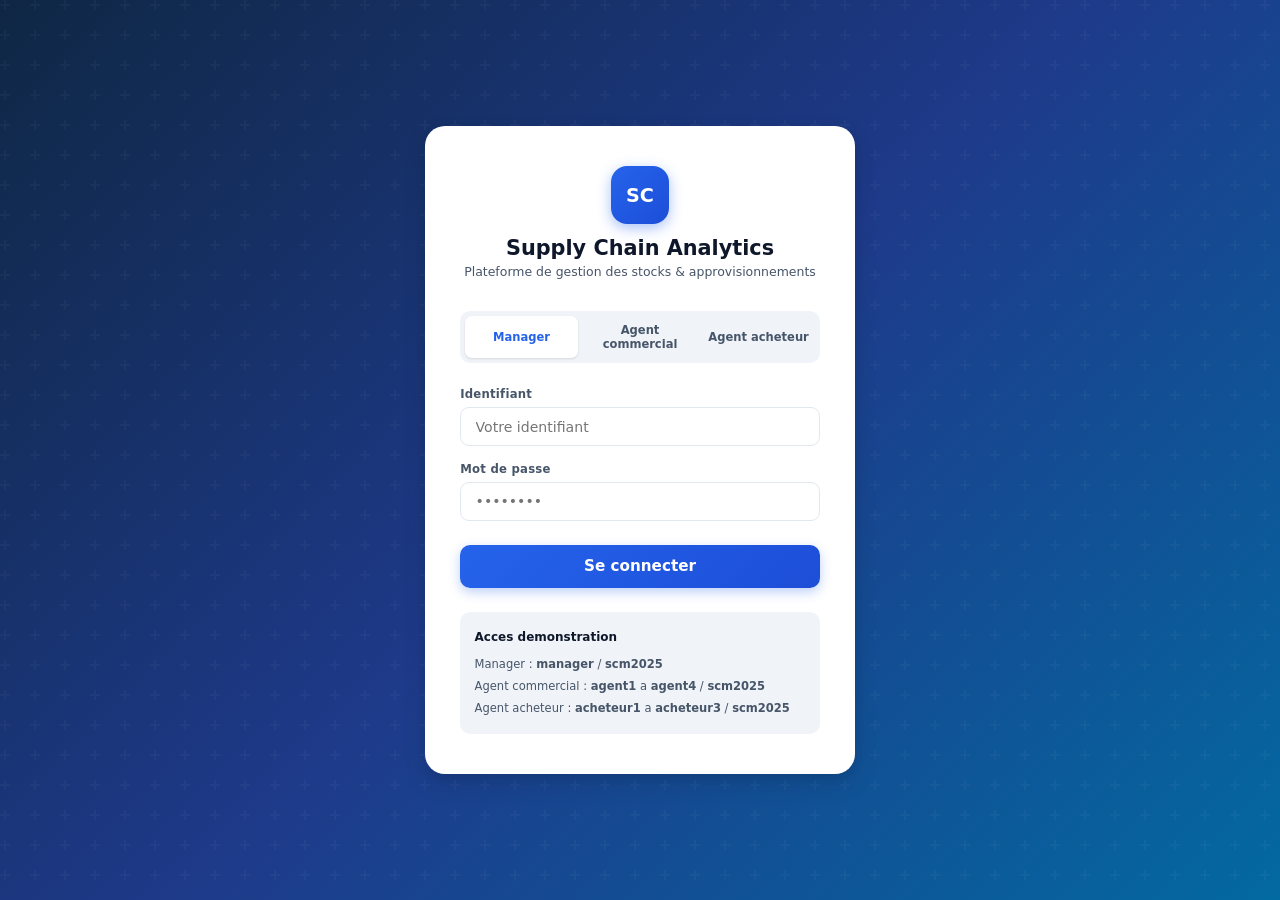
<file: docs/index.html>
<!DOCTYPE html>
<html lang="fr">
<head>
<meta charset="UTF-8"/>
<meta name="viewport" content="width=device-width, initial-scale=1.0"/>
<title>Supply Chain Analytics Platform</title>
<script src="https://cdn.sheetjs.com/xlsx-0.20.3/package/dist/xlsx.full.min.js"></script>
<style>
:root{
  --bg:#f0f4f8;--surface:#fff;--surface2:#f8fafc;
  --sidebar:#0f2744;--sidebar2:#162d50;--sidebar-hover:rgba(255,255,255,.07);--sidebar-active:rgba(96,165,250,.18);
  --border:#e2e8f0;--text:#0f172a;--text-sec:#475569;--text-muted:#94a3b8;
  --blue:#2563eb;--blue2:#1d4ed8;--blue-light:#eff6ff;
  --green:#16a34a;--green-light:#f0fdf4;
  --amber:#d97706;--amber-light:#fffbeb;
  --red:#dc2626;--red-light:#fef2f2;
  --purple:#7c3aed;--teal:#0d9488;--teal-light:#f0fdfa;
  --shadow:0 1px 3px rgba(0,0,0,.07),0 1px 2px rgba(0,0,0,.05);
  --shadow-md:0 4px 6px rgba(0,0,0,.06),0 2px 4px rgba(0,0,0,.04);
  --shadow-lg:0 10px 25px rgba(0,0,0,.1),0 4px 10px rgba(0,0,0,.06);
  --radius:12px;
}
*{box-sizing:border-box;margin:0;padding:0;}
body{font-family:'Segoe UI',system-ui,-apple-system,sans-serif;background:var(--bg);color:var(--text);min-height:100vh;}
button{cursor:pointer;font-family:inherit;}
input,select,textarea{font-family:inherit;}

/* LOGIN */
#loginPage{display:flex;align-items:center;justify-content:center;min-height:100vh;
  background:linear-gradient(135deg,#0f2744 0%,#1e3a8a 50%,#0369a1 100%);padding:1rem;position:relative;overflow:hidden;}
#loginPage::before{content:'';position:absolute;inset:0;background:url("data:image/svg+xml,%3Csvg width='60' height='60' viewBox='0 0 60 60' xmlns='http://www.w3.org/2000/svg'%3E%3Cg fill='none' fill-rule='evenodd'%3E%3Cg fill='%23ffffff' fill-opacity='0.03'%3E%3Cpath d='M36 34v-4h-2v4h-4v2h4v4h2v-4h4v-2h-4zm0-30V0h-2v4h-4v2h4v4h2V6h4V4h-4zM6 34v-4H4v4H0v2h4v4h2v-4h4v-2H6zM6 4V0H4v4H0v2h4v4h2V6h4V4H6z'/%3E%3C/g%3E%3C/g%3E%3C/svg%3E");}
.login-card{background:#fff;border-radius:20px;padding:2.5rem 2.2rem;width:100%;max-width:430px;box-shadow:var(--shadow-lg);position:relative;z-index:1;}
.login-logo{text-align:center;margin-bottom:2rem;}
.login-logo-icon{width:58px;height:58px;background:linear-gradient(135deg,#2563eb,#1d4ed8);border-radius:16px;display:inline-flex;align-items:center;justify-content:center;font-size:1.2rem;font-weight:900;color:#fff;margin-bottom:.75rem;box-shadow:0 4px 14px rgba(37,99,235,.4);}
.login-logo h1{font-size:1.3rem;font-weight:800;color:var(--text);}
.login-logo p{font-size:.78rem;color:var(--text-sec);margin-top:.25rem;}
.role-tabs{display:flex;gap:.35rem;margin-bottom:1.5rem;background:var(--bg);border-radius:10px;padding:.3rem;}
.role-tab{flex:1;padding:.45rem .3rem;border:none;background:none;border-radius:7px;font-size:.72rem;font-weight:600;color:var(--text-sec);transition:.15s;}
.role-tab.active{background:#fff;color:var(--blue);box-shadow:var(--shadow);}
.form-group{margin-bottom:1rem;}
.form-label{display:block;font-size:.73rem;font-weight:700;color:var(--text-sec);margin-bottom:.38rem;letter-spacing:.02em;}
.form-input{width:100%;padding:.65rem .9rem;border:1.5px solid var(--border);border-radius:9px;font-size:.88rem;color:var(--text);outline:none;transition:.15s;background:#fff;}
.form-input:focus{border-color:var(--blue);box-shadow:0 0 0 3px rgba(37,99,235,.1);}
.btn-login{width:100%;padding:.78rem;background:linear-gradient(135deg,var(--blue),var(--blue2));color:#fff;border:none;border-radius:10px;font-size:.95rem;font-weight:700;transition:.15s;margin-top:.5rem;box-shadow:0 4px 12px rgba(37,99,235,.3);}
.btn-login:hover{transform:translateY(-1px);box-shadow:0 6px 16px rgba(37,99,235,.4);}
.login-error{color:var(--red);font-size:.75rem;margin-top:.4rem;display:none;background:var(--red-light);padding:.4rem .7rem;border-radius:7px;}
.login-hint{margin-top:1.5rem;padding:.9rem;background:var(--bg);border-radius:10px;font-size:.72rem;color:var(--text-sec);line-height:1.9;}
.login-hint strong{display:block;margin-bottom:.3rem;color:var(--text);font-size:.75rem;}

/* SHELL */
#appShell{display:none;flex-direction:column;height:100vh;}
.topbar{height:56px;background:#fff;border-bottom:1px solid var(--border);display:flex;align-items:center;padding:0 1.1rem;gap:1rem;box-shadow:var(--shadow);z-index:40;flex-shrink:0;}
.topbar-brand{display:flex;align-items:center;gap:.65rem;width:230px;}
.tbicon{width:32px;height:32px;background:linear-gradient(135deg,#2563eb,#1d4ed8);border-radius:8px;display:flex;align-items:center;justify-content:center;color:#fff;font-size:.72rem;font-weight:900;box-shadow:0 2px 6px rgba(37,99,235,.35);}
.tbname{font-size:.9rem;font-weight:800;color:var(--text);}
.tbsub{font-size:.6rem;color:var(--text-muted);letter-spacing:.03em;}
.topbar-spacer{flex:1;}
.topbar-status{display:flex;align-items:center;gap:.4rem;font-size:.72rem;color:var(--green);background:var(--green-light);border:1px solid #bbf7d0;padding:.3rem .75rem;border-radius:20px;font-weight:600;}
.sdot{width:7px;height:7px;border-radius:50%;background:var(--green);animation:blink 2s infinite;}
@keyframes blink{0%,100%{opacity:1}50%{opacity:.3}}
.topbar-user{display:flex;align-items:center;gap:.55rem;padding:.3rem .65rem;border-radius:9px;border:1px solid transparent;transition:.15s;}
.topbar-user:hover{background:var(--bg);border-color:var(--border);}
.uav{width:32px;height:32px;border-radius:8px;display:flex;align-items:center;justify-content:center;font-size:.68rem;font-weight:800;color:#fff;}
.uname{font-size:.82rem;font-weight:700;}
.urole{font-size:.62rem;color:var(--text-sec);}
.btn-logout{background:none;border:1.5px solid var(--border);color:var(--text-sec);padding:.3rem .7rem;border-radius:7px;font-size:.72rem;font-weight:600;transition:.15s;}
.btn-logout:hover{background:var(--red-light);color:var(--red);border-color:#fecaca;}
.app-body{display:flex;flex:1;overflow:hidden;}

/* SIDEBAR */
.sidebar{width:230px;background:var(--sidebar);flex-shrink:0;display:flex;flex-direction:column;overflow-y:auto;padding:.65rem .55rem .65rem .5rem;}
.nav-section{font-size:.58rem;color:rgba(255,255,255,.25);letter-spacing:.12em;text-transform:uppercase;padding:.7rem .8rem .3rem;font-weight:700;}
.nav-item{display:flex;align-items:center;gap:.6rem;padding:.52rem .8rem;border-radius:8px;font-size:.8rem;color:rgba(255,255,255,.55);background:none;border:none;width:100%;text-align:left;transition:.12s;position:relative;}
.nav-item:hover{background:var(--sidebar-hover);color:rgba(255,255,255,.88);}
.nav-item.active{background:var(--sidebar-active);color:#fff;font-weight:700;}
.nav-item.active::before{content:'';position:absolute;left:0;top:20%;bottom:20%;width:3px;background:#60a5fa;border-radius:0 3px 3px 0;}
.nav-icon{width:18px;text-align:center;font-size:.88rem;flex-shrink:0;}
.nav-badge{margin-left:auto;background:rgba(220,38,38,.8);color:#fff;font-size:.58rem;padding:.12rem .42rem;border-radius:10px;font-weight:800;}
.nav-badge-blue{background:rgba(37,99,235,.75);}
.nav-badge-teal{background:rgba(13,148,136,.75);}
.main-content{flex:1;overflow-y:auto;padding:1.5rem;}

/* COMPONENTS */
.page-hd{display:flex;justify-content:space-between;align-items:flex-start;margin-bottom:1.3rem;}
.page-hd-left h2{font-size:1.2rem;font-weight:800;color:var(--text);}
.page-hd-left p{font-size:.76rem;color:var(--text-sec);margin-top:.2rem;}
.page-hd-right{display:flex;gap:.5rem;align-items:center;}
.btn{display:inline-flex;align-items:center;gap:.4rem;padding:.44rem .9rem;border-radius:8px;font-size:.78rem;font-weight:700;border:none;transition:.15s;cursor:pointer;}
.btn-primary{background:linear-gradient(135deg,var(--blue),var(--blue2));color:#fff;box-shadow:0 2px 8px rgba(37,99,235,.25);}
.btn-primary:hover{transform:translateY(-1px);box-shadow:0 4px 12px rgba(37,99,235,.35);}
.btn-success{background:linear-gradient(135deg,#16a34a,#15803d);color:#fff;box-shadow:0 2px 8px rgba(22,163,74,.25);}
.btn-ghost{background:#fff;color:var(--text-sec);border:1.5px solid var(--border);}
.btn-ghost:hover{background:var(--bg);}
.btn-sm{padding:.3rem .65rem;font-size:.72rem;}
.card{background:#fff;border:1px solid var(--border);border-radius:var(--radius);box-shadow:var(--shadow);}
.card-body{padding:1.2rem;}
.card-title{font-size:.86rem;font-weight:800;margin-bottom:.2rem;color:var(--text);}
.card-sub{font-size:.71rem;color:var(--text-sec);}

/* KPI GRID */
.kpi-grid{display:grid;grid-template-columns:repeat(4,1fr);gap:.85rem;margin-bottom:1.3rem;}
.kpi-card{background:#fff;border:1px solid var(--border);border-radius:var(--radius);padding:1.1rem 1.2rem;box-shadow:var(--shadow);cursor:pointer;transition:.2s;position:relative;overflow:hidden;}
.kpi-card:hover{box-shadow:var(--shadow-md);transform:translateY(-2px);}
.kpi-card.selected{border-color:var(--blue);box-shadow:0 0 0 3px rgba(37,99,235,.12);}
.kpi-card::after{content:'';position:absolute;top:0;left:0;right:0;height:3px;border-radius:var(--radius) var(--radius) 0 0;}
.kpi-card.cb::after{background:linear-gradient(90deg,#2563eb,#60a5fa);}
.kpi-card.cr::after{background:linear-gradient(90deg,#dc2626,#f87171);}
.kpi-card.ca::after{background:linear-gradient(90deg,#d97706,#fbbf24);}
.kpi-card.cg::after{background:linear-gradient(90deg,#16a34a,#4ade80);}
.kpi-card.ct::after{background:linear-gradient(90deg,#0d9488,#2dd4bf);}
.kpi-card.cp::after{background:linear-gradient(90deg,#7c3aed,#a78bfa);}
.kpi-label{font-size:.65rem;font-weight:700;color:var(--text-sec);text-transform:uppercase;letter-spacing:.07em;}
.kpi-value{font-size:2rem;font-weight:900;color:var(--text);margin:.3rem 0 .18rem;line-height:1;}
.kpi-meta{font-size:.71rem;}
.up{color:var(--green);font-weight:600;}
.down{color:var(--red);font-weight:600;}
.neutral{color:var(--text-sec);}

/* DETAIL DRAWER */
.detail-drawer{background:#fff;border:1px solid var(--border);border-radius:var(--radius);padding:1.2rem;margin-bottom:1.3rem;box-shadow:var(--shadow-md);display:none;}
.detail-drawer.open{display:block;}
.drawer-header{display:flex;justify-content:space-between;align-items:center;margin-bottom:.9rem;padding-bottom:.65rem;border-bottom:1px solid var(--border);}
.drawer-title{font-size:.9rem;font-weight:800;color:var(--blue);}
.drawer-close{background:none;border:1.5px solid var(--border);color:var(--text-sec);padding:.22rem .6rem;border-radius:7px;font-size:.72rem;font-weight:600;}
.dkpis{display:grid;grid-template-columns:repeat(3,1fr);gap:.7rem;}
.dkpi{background:var(--bg);border:1px solid var(--border);border-radius:9px;padding:.85rem;}
.dkpi-l{font-size:.65rem;color:var(--text-sec);margin-bottom:.28rem;font-weight:600;}
.dkpi-v{font-size:1.15rem;font-weight:800;}

/* LAYOUT */
.two-col{display:grid;grid-template-columns:1fr 1fr;gap:.85rem;margin-bottom:1.3rem;}
.three-col{display:grid;grid-template-columns:1fr 1fr 1fr;gap:.85rem;margin-bottom:1.3rem;}
.col-6040{display:grid;grid-template-columns:3fr 2fr;gap:.85rem;margin-bottom:1.3rem;}

/* TABLE */
.data-table{width:100%;border-collapse:collapse;font-size:.78rem;}
.data-table th{font-size:.64rem;font-weight:800;color:var(--text-sec);text-align:left;padding:.5rem .75rem;background:var(--surface2);border-bottom:2px solid var(--border);text-transform:uppercase;letter-spacing:.05em;position:sticky;top:0;z-index:1;}
.data-table td{padding:.52rem .75rem;border-bottom:1px solid var(--border);vertical-align:middle;}
.data-table tr:last-child td{border-bottom:none;}
.data-table tr:hover td{background:#f8faff;}
.tbl-wrap{overflow-x:auto;max-height:360px;overflow-y:auto;border-radius:8px;}

/* BADGES */
.badge{display:inline-flex;font-size:.64rem;font-weight:700;padding:.2rem .55rem;border-radius:20px;letter-spacing:.02em;}
.br{background:var(--red-light);color:var(--red);}
.ba{background:var(--amber-light);color:var(--amber);}
.bg{background:var(--green-light);color:var(--green);}
.bb{background:var(--blue-light);color:var(--blue);}
.bt{background:var(--teal-light);color:var(--teal);}
.bz{background:var(--bg);color:var(--text-sec);border:1px solid var(--border);}
.bp{background:#faf5ff;color:var(--purple);}

/* PROGRESS */
.prog-track{height:7px;background:var(--bg);border-radius:4px;overflow:hidden;}
.prog-fill{height:100%;border-radius:4px;transition:width .5s;}

/* ALERTS */
.astrip{display:flex;align-items:flex-start;gap:.6rem;padding:.7rem 1rem;border-radius:10px;font-size:.77rem;margin-bottom:.5rem;line-height:1.5;}
.adanger{background:var(--red-light);border:1px solid #fecaca;color:#991b1b;}
.awarning{background:var(--amber-light);border:1px solid #fde68a;color:#92400e;}
.ainfo{background:var(--blue-light);border:1px solid #bfdbfe;color:#1e40af;}
.asuccess{background:var(--green-light);border:1px solid #bbf7d0;color:#14532d;}
.aicon{flex-shrink:0;font-weight:800;}

/* AGENT CARDS */
.agrid{display:grid;grid-template-columns:repeat(2,1fr);gap:.85rem;margin-bottom:1.3rem;}
.acard{background:#fff;border:1px solid var(--border);border-radius:var(--radius);padding:1.25rem;box-shadow:var(--shadow);transition:.2s;}
.acard:hover{box-shadow:var(--shadow-md);border-color:#bfdbfe;transform:translateY(-1px);}
.ahdr{display:flex;align-items:center;gap:.75rem;margin-bottom:1rem;}
.aav{width:42px;height:42px;border-radius:10px;display:flex;align-items:center;justify-content:center;font-size:.82rem;font-weight:900;color:#fff;flex-shrink:0;}
.aname{font-size:.9rem;font-weight:800;}
.azone{font-size:.7rem;color:var(--text-sec);margin-top:.1rem;}
.astats{display:grid;grid-template-columns:repeat(4,1fr);gap:.5rem;}
.astat{text-align:center;padding:.5rem .3rem;background:var(--bg);border-radius:8px;}
.astat-v{font-size:1rem;font-weight:800;}
.astat-l{font-size:.58rem;color:var(--text-sec);margin-top:.12rem;}

/* CHARTS */
.donut-wrap{display:flex;align-items:center;gap:1.2rem;}
.leg-list{flex:1;}
.leg-row{display:flex;align-items:center;gap:.5rem;font-size:.73rem;color:var(--text-sec);margin-bottom:.5rem;}
.leg-dot{width:9px;height:9px;border-radius:50%;flex-shrink:0;}
.leg-num{margin-left:auto;font-weight:800;color:var(--text);}
.hbar-list{display:flex;flex-direction:column;gap:.65rem;}
.hbar-top{display:flex;justify-content:space-between;font-size:.73rem;color:var(--text-sec);margin-bottom:.28rem;}
.hbar-top strong{color:var(--text);}
.mini-bars{display:flex;align-items:flex-end;gap:5px;height:62px;}

/* PO FORM */
.po-form{background:#fff;border:1px solid var(--border);border-radius:var(--radius);padding:1.3rem;margin-bottom:1.3rem;box-shadow:var(--shadow);}
.po-form-title{font-size:.92rem;font-weight:800;margin-bottom:1rem;padding-bottom:.7rem;border-bottom:1px solid var(--border);}
.form-row{display:grid;grid-template-columns:1fr 1fr;gap:.8rem;margin-bottom:.8rem;}
.form-full{margin-bottom:.8rem;}
.po-confirm{background:var(--green-light);border:1px solid #bbf7d0;border-radius:10px;padding:.9rem;font-size:.78rem;color:#14532d;display:none;margin-top:.8rem;}
.po-confirm strong{display:block;margin-bottom:.35rem;}
.pcard{background:#fff;border:1px solid var(--border);border-radius:10px;padding:.9rem;margin-bottom:.5rem;display:flex;align-items:center;gap:.8rem;transition:.15s;}
.pcard:hover{border-color:#bfdbfe;box-shadow:var(--shadow);}
.pcard-info{flex:1;}
.pcard-name{font-size:.83rem;font-weight:700;margin-bottom:.2rem;}
.pcard-meta{font-size:.7rem;color:var(--text-sec);}
.pcard-right{text-align:right;}
.pqty{font-size:1.15rem;font-weight:900;color:var(--blue);}
.pqty-l{font-size:.62rem;color:var(--text-sec);}

/* ALERT TABLE */
.alert-row-critical td{background:#fff5f5;}
.alert-row-warning td{background:#fffdf0;}

/* AI */
.ai-fab{position:fixed;right:1.5rem;bottom:1.5rem;z-index:200;width:52px;height:52px;border-radius:50%;background:linear-gradient(135deg,var(--blue),var(--blue2));color:#fff;border:none;font-size:.78rem;font-weight:800;box-shadow:0 4px 18px rgba(37,99,235,.45);display:none;transition:.15s;}
.ai-fab:hover{transform:scale(1.07);box-shadow:0 6px 22px rgba(37,99,235,.55);}
.ai-panel{position:fixed;right:1.5rem;bottom:5.5rem;z-index:200;width:365px;height:500px;background:#fff;border:1px solid var(--border);border-radius:18px;box-shadow:var(--shadow-lg);display:none;flex-direction:column;overflow:hidden;}
.ai-panel.open{display:flex;}
.ai-hd{padding:.85rem 1.1rem;background:linear-gradient(135deg,#1e3a8a,#2563eb);color:#fff;display:flex;align-items:center;gap:.6rem;}
.ai-hd-dot{width:8px;height:8px;border-radius:50%;background:#4ade80;animation:blink 2s infinite;}
.ai-hd h3{font-size:.88rem;font-weight:800;flex:1;}
.ai-close{background:rgba(255,255,255,.18);border:none;color:#fff;width:26px;height:26px;border-radius:7px;font-size:.85rem;font-weight:700;}
.ai-msgs{flex:1;overflow-y:auto;padding:.75rem;display:flex;flex-direction:column;gap:.6rem;}
.msg{max-width:90%;padding:.55rem .8rem;border-radius:12px;font-size:.78rem;line-height:1.55;}
.msg-bot{background:var(--bg);color:var(--text);align-self:flex-start;border-bottom-left-radius:3px;}
.msg-user{background:linear-gradient(135deg,var(--blue),var(--blue2));color:#fff;align-self:flex-end;border-bottom-right-radius:3px;}
.msg-typing{display:flex;gap:.35rem;align-items:center;padding:.55rem .8rem;}
.tdot{width:7px;height:7px;border-radius:50%;background:var(--text-muted);animation:typing .9s infinite;}
.tdot:nth-child(2){animation-delay:.2s;}
.tdot:nth-child(3){animation-delay:.4s;}
@keyframes typing{0%,60%,100%{transform:translateY(0)}30%{transform:translateY(-5px)}}
.ai-inp-row{padding:.7rem;border-top:1px solid var(--border);display:flex;gap:.5rem;}
.ai-inp{flex:1;padding:.48rem .75rem;border:1.5px solid var(--border);border-radius:9px;font-size:.78rem;color:var(--text);outline:none;}
.ai-inp:focus{border-color:var(--blue);box-shadow:0 0 0 3px rgba(37,99,235,.08);}
.ai-send{background:linear-gradient(135deg,var(--blue),var(--blue2));color:#fff;border:none;border-radius:9px;padding:.48rem .75rem;font-size:.78rem;font-weight:700;}

/* HERO STATS */
.hero-stats{display:grid;grid-template-columns:repeat(3,1fr);gap:.85rem;margin-bottom:1.3rem;}
.hero-stat{background:linear-gradient(135deg,var(--c1),var(--c2));border-radius:var(--radius);padding:1.15rem 1.3rem;color:#fff;position:relative;overflow:hidden;}
.hero-stat::after{content:var(--ico);position:absolute;right:1rem;top:50%;transform:translateY(-50%);font-size:2.2rem;opacity:.18;font-weight:900;}
.hs-label{font-size:.66rem;font-weight:700;opacity:.82;text-transform:uppercase;letter-spacing:.08em;}
.hs-value{font-size:2.1rem;font-weight:900;margin:.25rem 0 .1rem;line-height:1;}
.hs-sub{font-size:.7rem;opacity:.75;}

/* SVG CHART */
.chart-container{width:100%;overflow:hidden;}
svg.chart{width:100%;overflow:visible;}

/* DATA CENTER */
.drop-zone{border:2px dashed var(--border);border-radius:var(--radius);padding:3rem 2rem;text-align:center;cursor:pointer;transition:.2s;background:var(--bg);}
.drop-zone:hover,.drop-zone.drag-over{border-color:var(--blue);background:var(--blue-light);}
.drop-zone-icon{font-size:2.5rem;margin-bottom:.75rem;opacity:.4;}
.drop-zone h3{font-size:.95rem;font-weight:700;margin-bottom:.35rem;}
.drop-zone p{font-size:.78rem;color:var(--text-sec);}
.file-chip{display:inline-flex;align-items:center;gap:.5rem;background:var(--blue-light);border:1px solid #bfdbfe;border-radius:8px;padding:.4rem .8rem;font-size:.78rem;font-weight:600;color:var(--blue);margin:.3rem;}
.file-chip-remove{background:none;border:none;color:var(--blue);font-size:.9rem;cursor:pointer;padding:0 .2rem;}
.col-map{display:grid;grid-template-columns:1fr 1fr;gap:.5rem;margin-top:.65rem;}
.col-map-row{display:flex;align-items:center;gap:.5rem;font-size:.78rem;}
.col-map-label{flex:1;color:var(--text-sec);}
.preview-tbl{font-size:.72rem;}
/* PRESENCE */
.presence-grid{display:grid;grid-template-columns:repeat(3,1fr);gap:.75rem;margin-bottom:1.3rem;}
.presence-card{background:#fff;border:1px solid var(--border);border-radius:var(--radius);padding:1rem;box-shadow:var(--shadow);position:relative;}
.presence-dot{width:10px;height:10px;border-radius:50%;position:absolute;top:1rem;right:1rem;}
.presence-dot.online{background:var(--green);box-shadow:0 0 0 3px rgba(22,163,74,.2);animation:blink 2s infinite;}
.presence-dot.recent{background:var(--amber);}
.presence-dot.offline{background:var(--text-muted);}
.presence-name{font-size:.88rem;font-weight:700;margin-bottom:.2rem;}
.presence-role{font-size:.7rem;color:var(--text-sec);}
.presence-time{font-size:.72rem;color:var(--text-sec);margin-top:.6rem;}
.presence-bar{height:4px;border-radius:2px;margin-top:.6rem;}
/* EXPORT */
.export-bar{display:flex;gap:.5rem;flex-wrap:wrap;margin-bottom:1rem;}
@media(max-width:1200px){.kpi-grid{grid-template-columns:repeat(2,1fr);}.three-col{grid-template-columns:1fr 1fr;}.col-6040{grid-template-columns:1fr;}}
@media(max-width:900px){.two-col,.agrid{grid-template-columns:1fr;}.form-row{grid-template-columns:1fr;}.hero-stats{grid-template-columns:1fr 1fr;}}
@media(max-width:768px){.sidebar{display:none;}.ai-panel{width:calc(100vw - 2rem);right:1rem;}.kpi-grid{grid-template-columns:repeat(2,1fr);}}
</style>
</head>
<body>
<div id="loginPage">
  <div class="login-card">
    <div class="login-logo">
      <div class="login-logo-icon">SC</div>
      <h1>Supply Chain Analytics</h1>
      <p>Plateforme de gestion des stocks &amp; approvisionnements</p>
    </div>
    <div class="role-tabs">
      <button class="role-tab active" onclick="selRole(this)">Manager</button>
      <button class="role-tab" onclick="selRole(this)">Agent commercial</button>
      <button class="role-tab" onclick="selRole(this)">Agent acheteur</button>
    </div>
    <div class="form-group">
      <label class="form-label">Identifiant</label>
      <input class="form-input" id="liU" type="text" placeholder="Votre identifiant" autocomplete="username"/>
    </div>
    <div class="form-group">
      <label class="form-label">Mot de passe</label>
      <input class="form-input" id="liP" type="password" placeholder="••••••••" autocomplete="current-password"/>
    </div>
    <div class="login-error" id="liErr">Identifiant ou mot de passe incorrect.</div>
    <button class="btn-login" onclick="doLogin()">Se connecter</button>
    <div class="login-hint">
      <strong>Acces demonstration</strong>
      Manager : <b>manager</b> / <b>scm2025</b><br/>
      Agent commercial : <b>agent1</b> a <b>agent4</b> / <b>scm2025</b><br/>
      Agent acheteur : <b>acheteur1</b> a <b>acheteur3</b> / <b>scm2025</b>
    </div>
  </div>
</div>

<div id="appShell" style="display:none;flex-direction:column;height:100vh;">
  <div class="topbar">
    <div class="topbar-brand">
      <div class="tbicon">SC</div>
      <div><div class="tbname">Supply Chain</div><div class="tbsub">Analytics Platform</div></div>
    </div>
    <div class="topbar-spacer"></div>
    <div class="topbar-status"><div class="sdot"></div>Systeme synchronise</div>
    <div class="topbar-user">
      <div class="uav" id="uAv">M</div>
      <div><div class="uname" id="uNm">-</div><div class="urole" id="uRl">-</div></div>
    </div>
    <button class="btn-logout" onclick="doLogout()">Deconnexion</button>
  </div>
  <div class="app-body">
    <nav class="sidebar" id="sNav"></nav>
    <main class="main-content" id="mC"></main>
  </div>
</div>

<button class="ai-fab" id="aiFab" onclick="togAI()">IA</button>
<div class="ai-panel" id="aiP">
  <div class="ai-hd"><div class="ai-hd-dot"></div><h3>Assistant IA Supply Chain</h3><button class="ai-close" onclick="togAI()">X</button></div>
  <div class="ai-msgs" id="aiM"><div class="msg msg-bot">Bonjour ! Je peux repondre sur les stocks, ruptures, fournisseurs, commandes ou la performance des agents.</div></div>
  <div class="ai-inp-row">
    <input class="ai-inp" id="aiI" placeholder="Posez votre question..." onkeydown="if(event.key==='Enter')sndAI()"/>
    <button class="ai-send" onclick="sndAI()">Envoyer</button>
  </div>
</div>
<script>
var D={
  stats:{total:1880,oos:1132,soon:295,orderSoon:156,ok:297,suppliers:143,toOrder:451,totalQty:16532},
  sup:[
    {n:'Borodji Distribution',r:107,ok:36,s:16,o:14,x:41,p:33.6},
    {n:'ARIMEX',r:94,ok:12,s:6,o:13,x:63,p:12.8},
    {n:'SENICO',r:89,ok:7,s:10,o:23,x:49,p:7.9},
    {n:'Maad',r:66,ok:25,s:1,o:1,x:39,p:37.9},
    {n:'SIAGRO',r:66,ok:11,s:16,o:3,x:36,p:16.7},
    {n:'LSB',r:65,ok:6,s:5,o:2,x:52,p:9.2},
    {n:'Patisen',r:58,ok:5,s:5,o:8,x:40,p:8.6},
    {n:'SIAD',r:53,ok:17,s:8,o:3,x:25,p:32.1},
    {n:'H&D Industries',r:51,ok:0,s:20,o:0,x:31,p:0},
    {n:'CMGA',r:46,ok:0,s:17,o:3,x:26,p:0},
    {n:'IBS',r:40,ok:1,s:16,o:0,x:23,p:2.5},
    {n:'FKS',r:38,ok:3,s:19,o:0,x:16,p:7.9},
  ],
  cat:[
    {n:'A+X',r:7,v:544,c:4},{n:'A+Z',r:10,v:84,c:4},
    {n:'AX',r:25,v:115,c:5},{n:'AY',r:13,v:67,c:8},{n:'AZ',r:23,v:58,c:9},
    {n:'BX',r:93,v:30,c:22},{n:'BY',r:48,v:26,c:167},{n:'BZ',r:40,v:21,c:76},
    {n:'CX',r:1460,v:5,c:999},{n:'CY',r:66,v:11,c:76},{n:'CZ',r:92,v:12,c:27},
  ],
  agents:[
    {id:'agent1',nm:'Insa Diallo',z:'Dakar Centre',cl:'#2563eb',
     sups:['Borodji Distribution','ARIMEX','SENICO'],
     r:290,ok:55,s:32,o:50,x:153,p:19,pm:12,pp:4,
     obj:{st:75,q:88,d:72},pf:[62,68,71,74,70,73]},
    {id:'agent2',nm:'Ravane Seck',z:'Pikine / Guediawaye',cl:'#7c3aed',
     sups:['Maad','SIAGRO','LSB'],
     r:197,ok:42,s:22,o:6,x:127,p:21.3,pm:8,pp:2,
     obj:{st:80,q:90,d:68},pf:[55,60,65,68,72,75]},
    {id:'agent3',nm:'Seydouna Ndiaye',z:'Thies / Mbour',cl:'#0891b2',
     sups:['Patisen','SIAD','H&D Industries'],
     r:162,ok:22,s:33,o:11,x:96,p:13.6,pm:6,pp:3,
     obj:{st:70,q:82,d:65},pf:[48,52,58,61,63,65]},
    {id:'agent4',nm:'Aminata Ba',z:'Saint-Louis / Louga',cl:'#16a34a',
     sups:['CMGA','SOCOMAF','IBS'],
     r:127,ok:9,s:45,o:7,x:66,p:7.1,pm:4,pp:5,
     obj:{st:65,q:78,d:60},pf:[38,42,47,49,52,55]},
  ],
  ach:[
    {id:'acheteur1',nm:'Fallou Diallo',rl:'Acheteur — Alimentation',cl:'#0d9488',
     sups:['SENICO','Borodji Distribution','COSEDI'],
     r:237,to:73,x:116,ok:48,qty:4258,pm:9,pp:3,pv:6,bm:12500000,bc:7800000,
     obj:{ts:85,dp:3},pf:[71,75,78,80,77,82],
     prods:[
      {n:'The flecha vert pm 25g x100',s:'SENICO',st:481,q:1205,qo:0,moq:100,pu:14500,vj:105.4,lt:16,sts:'Order Soon',c:'AY'},
      {n:'Chapelet lait halib pm 20g x10',s:'SENICO',st:1350,q:828,qo:0,moq:200,pu:8500,vj:136.1,lt:16,sts:'Order Soon',c:'CX'},
      {n:'Chocolat delia stick 12g x60',s:'SENICO',st:125,q:325,qo:0,moq:60,pu:6200,vj:28.1,lt:16,sts:'Predicted Stockout Soon',c:'CX'},
      {n:'Pates amira spaghetti gm 500g x10',s:'SENICO',st:90,q:273,qo:0,moq:50,pu:7500,vj:22.7,lt:16,sts:'Predicted Stockout Soon',c:'CX'},
      {n:'Pates amira macaroni lisse sac 5kg',s:'SENICO',st:93,q:197,qo:0,moq:50,pu:7200,vj:18.1,lt:16,sts:'Predicted Stockout Soon',c:'CX'},
      {n:'Kadi epices 60g x60',s:'SENICO',st:192,q:195,qo:0,moq:60,pu:5800,vj:24.2,lt:16,sts:'Predicted Stockout Soon',c:'AZ'},
      {n:'Pates amira spaghetti pm 250g x20',s:'SENICO',st:399,q:188,qo:188,moq:100,pu:7500,vj:36.7,lt:16,sts:'Order Soon',c:'CX'},
      {n:'Beurre jadida 500g x12',s:'SENICO',st:145,q:149,qo:0,moq:24,pu:12000,vj:18.4,lt:16,sts:'Predicted Stockout Soon',c:'AY'},
      {n:'Vinaigre kadi gm 1l x12',s:'SENICO',st:328,q:142,qo:142,moq:36,pu:9500,vj:29.4,lt:16,sts:'Order Soon',c:'BZ'},
      {n:'Seau chocolat delia 5kg',s:'SENICO',st:131,q:111,qo:0,moq:12,pu:18000,vj:15.1,lt:16,sts:'Order Soon',c:'CX'},
      {n:'Bougie 100f x10',s:'Borodji Distribution',st:164,q:73,qo:0,moq:48,pu:3500,vj:59.3,lt:4,sts:'Predicted Stockout Soon',c:'CX'},
      {n:'Seau mayonnaise jadida 5l',s:'SENICO',st:582,q:60,qo:60,moq:12,pu:22000,vj:40.1,lt:16,sts:'Order Soon',c:'AY'},
      {n:'Savon bienco gm x24',s:'Borodji Distribution',st:1,q:55,qo:0,moq:24,pu:4500,vj:14.1,lt:4,sts:'Predicted Stockout Soon',c:'CX'},
      {n:'Chocolat delia 250g x6',s:'SENICO',st:43,q:27,qo:0,moq:24,pu:6200,vj:4.4,lt:16,sts:'Order Soon',c:'CX'},
      {n:'Lait lalia pm 20g x50',s:'COSEDI',st:27,q:18,qo:0,moq:50,pu:8000,vj:2.1,lt:5,sts:'Order Soon',c:'CX'},
     ]},
    {id:'acheteur2',nm:'Aram Sarr',rl:'Acheteur — Grande Consommation',cl:'#7c3aed',
     sups:['ARIMEX','FKS','H&D Industries'],
     r:224,to:74,x:129,ok:21,qty:5827,pm:7,pp:4,pv:3,bm:15000000,bc:9200000,
     obj:{ts:82,dp:4},pf:[65,68,70,73,75,78],
     prods:[
      {n:'Biscuits hay hay chocolat x24',s:'ARIMEX',st:190,q:1186,qo:0,moq:24,pu:5500,vj:172,lt:8,sts:'Predicted Stockout Soon',c:'BZ'},
      {n:'Beignets crevettes prima 170g',s:'ARIMEX',st:489,q:1114,qo:0,moq:48,pu:4800,vj:200.4,lt:8,sts:'Predicted Stockout Soon',c:'CX'},
      {n:'Savon ordinaire 275g x18',s:'H&D Industries',st:251,q:340,qo:0,moq:18,pu:6500,vj:59.1,lt:10,sts:'Predicted Stockout Soon',c:'BX'},
      {n:'Biscuits carnaval cacao 22g x24',s:'FKS',st:42,q:320,qo:0,moq:24,pu:4200,vj:45.2,lt:8,sts:'Predicted Stockout Soon',c:'CY'},
      {n:'Eau de javel madar seau 65ml x100',s:'H&D Industries',st:60,q:219,qo:0,moq:100,pu:9500,vj:27.9,lt:10,sts:'Predicted Stockout Soon',c:'BX'},
      {n:'Liquide madar gm renzo 900ml x12',s:'H&D Industries',st:3,q:212,qo:0,moq:12,pu:11000,vj:21.5,lt:10,sts:'Predicted Stockout Soon',c:'BX'},
      {n:'Biscuits empire plain 40g x24',s:'FKS',st:1,q:205,qo:0,moq:24,pu:4500,vj:25.8,lt:10,sts:'Predicted Stockout Soon',c:'CX'},
      {n:'Biscuits empire cacao 40g x24',s:'FKS',st:1,q:165,qo:0,moq:24,pu:4500,vj:20.7,lt:8,sts:'Predicted Stockout Soon',c:'CY'},
      {n:'Liquide madar moyen 400ml x12',s:'H&D Industries',st:15,q:162,qo:162,moq:12,pu:9800,vj:17.7,lt:10,sts:'Predicted Stockout Soon',c:'BX'},
      {n:'Liquide madar gm platinum 900ml',s:'H&D Industries',st:69,q:142,qo:0,moq:12,pu:12500,vj:21.1,lt:10,sts:'Predicted Stockout Soon',c:'BX'},
      {n:'Biscuits hay hay fraise x24',s:'ARIMEX',st:726,q:141,qo:141,moq:24,pu:5500,vj:108.4,lt:8,sts:'Order Soon',c:'CZ'},
      {n:'Liquide madar pm platinum 200ml',s:'H&D Industries',st:1,q:137,qo:0,moq:12,pu:7500,vj:13.8,lt:10,sts:'Predicted Stockout Soon',c:'BX'},
      {n:'Biscuits carnaval banane 22g x24',s:'FKS',st:22,q:134,qo:0,moq:24,pu:4200,vj:19.5,lt:8,sts:'Predicted Stockout Soon',c:'CY'},
      {n:'Liquide madar seau renzo 40ml',s:'H&D Industries',st:90,q:131,qo:0,moq:40,pu:6800,vj:22.1,lt:10,sts:'Predicted Stockout Soon',c:'CX'},
      {n:'Poudre noura 10kg',s:'H&D Industries',st:9,q:116,qo:0,moq:5,pu:28000,vj:12.5,lt:10,sts:'Predicted Stockout Soon',c:'BY'},
     ]},
    {id:'acheteur3',nm:'Coumba Ndiaye',rl:'Acheteur — Boissons et Divers',cl:'#16a34a',
     sups:['CMGA','IBS','Patisen'],
     r:263,to:79,x:150,ok:34,qty:6447,pm:11,pp:2,pv:9,bm:18000000,bc:13500000,
     obj:{ts:80,dp:3},pf:[68,72,75,77,79,83],
     prods:[
      {n:'Eau SEO 1.5l x6',s:'CMGA',st:643,q:838,qo:0,moq:6,pu:3200,vj:164.5,lt:9,sts:'Predicted Stockout Soon',c:'CY'},
      {n:'PM Coca Cola 30cl x12',s:'IBS',st:2,q:748,qo:0,moq:12,pu:9500,vj:107.1,lt:7,sts:'Predicted Stockout Soon',c:'BX'},
      {n:'PM Sprite 30cl x12',s:'IBS',st:1,q:555,qo:0,moq:12,pu:9500,vj:79.4,lt:7,sts:'Predicted Stockout Soon',c:'BX'},
      {n:'Can Fanta Orange 33cl x24',s:'IBS',st:1,q:520,qo:0,moq:24,pu:14500,vj:74.5,lt:7,sts:'Predicted Stockout Soon',c:'AX'},
      {n:'Can Coca Cola 33cl x24',s:'IBS',st:35,q:470,qo:0,moq:24,pu:14500,vj:72.1,lt:7,sts:'Predicted Stockout Soon',c:'AX'},
      {n:'Can Schweppes agrumes 25cl x24',s:'IBS',st:3,q:353,qo:0,moq:24,pu:14500,vj:50.8,lt:7,sts:'Predicted Stockout Soon',c:'AX'},
      {n:'Can Sprite 33cl x24',s:'IBS',st:123,q:333,qo:333,moq:24,pu:14500,vj:65.1,lt:7,sts:'Predicted Stockout Soon',c:'AX'},
      {n:'GM Sprite 1.25l x6',s:'IBS',st:460,q:267,qo:0,moq:6,pu:11000,vj:103.8,lt:7,sts:'Predicted Stockout Soon',c:'AX'},
      {n:'GM Fanta ananas 1.25l x6',s:'IBS',st:1,q:208,qo:0,moq:6,pu:11000,vj:29.9,lt:7,sts:'Predicted Stockout Soon',c:'CX'},
      {n:'PM Fanta Orange 30cl x12',s:'IBS',st:65,q:202,qo:0,moq:12,pu:9500,vj:38.1,lt:7,sts:'Predicted Stockout Soon',c:'CX'},
      {n:'Can mixte 33cl x24',s:'IBS',st:2,q:181,qo:0,moq:24,pu:14500,vj:26.2,lt:7,sts:'Predicted Stockout Soon',c:'CX'},
      {n:'Seau chocolat chocopain 5kg',s:'Patisen',st:563,q:167,qo:167,moq:5,pu:19500,vj:81.1,lt:9,sts:'Predicted Stockout Soon',c:'AY'},
      {n:'Lait Candia brique vanille 20cl',s:'Patisen',st:3,q:160,qo:0,moq:20,pu:8500,vj:81.7,lt:9,sts:'Predicted Stockout Soon',c:'AY'},
      {n:'Eau SEO 4.5l',s:'CMGA',st:503,q:138,qo:138,moq:4,pu:5500,vj:71.2,lt:9,sts:'Order Soon',c:'CZ'},
      {n:'GM Coca Cola 1.25l x6',s:'IBS',st:443,q:116,qo:0,moq:6,pu:11000,vj:79.8,lt:7,sts:'Predicted Stockout Soon',c:'AX'},
     ]},
  ],
  pos:[
    {num:'PO-20251217-001',ach:'acheteur1',s:'SENICO',d:'17/12/2025',st:'Valide',r:8,q:3200,m:'4 850 000'},
    {num:'PO-20251215-002',ach:'acheteur2',s:'H&D Industries',d:'15/12/2025',st:'En transit',r:6,q:1100,m:'3 200 000'},
    {num:'PO-20251212-003',ach:'acheteur3',s:'IBS',d:'12/12/2025',st:'Recu',r:10,q:4500,m:'6 750 000'},
    {num:'PO-20251210-004',ach:'acheteur1',s:'Borodji Distribution',d:'10/12/2025',st:'En attente',r:4,q:180,m:'950 000'},
    {num:'PO-20251208-005',ach:'acheteur2',s:'ARIMEX',d:'08/12/2025',st:'Valide',r:5,q:2300,m:'2 800 000'},
    {num:'PO-20251205-006',ach:'acheteur3',s:'CMGA',d:'05/12/2025',st:'Recu',r:3,q:1500,m:'3 100 000'},
    {num:'PO-20251203-007',ach:'acheteur2',s:'FKS',d:'03/12/2025',st:'En attente',r:7,q:900,m:'1 400 000'},
    {num:'PO-20251201-008',ach:'acheteur3',s:'Patisen',d:'01/12/2025',st:'Valide',r:4,q:380,m:'1 900 000'},
  ],
  alerts:[
    {ref:'Can Fanta Orange 33cl x24',sup:'IBS',cat:'AX',st:1,vj:74.5,pri:'CRITIQUE',ag:'Coumba Ndiaye'},
    {ref:'Can Coca Cola 33cl x24',sup:'IBS',cat:'AX',st:35,vj:72.1,pri:'CRITIQUE',ag:'Coumba Ndiaye'},
    {ref:'Can Schweppes agrumes 25cl x24',sup:'IBS',cat:'AX',st:3,vj:50.8,pri:'CRITIQUE',ag:'Coumba Ndiaye'},
    {ref:'Can Sprite 33cl x24',sup:'IBS',cat:'AX',st:123,vj:65.1,pri:'CRITIQUE',ag:'Coumba Ndiaye'},
    {ref:'GM Sprite 1.25l x6',sup:'IBS',cat:'AX',st:460,vj:103.8,pri:'CRITIQUE',ag:'Coumba Ndiaye'},
    {ref:'Biscuits empire plain 40g x24',sup:'FKS',cat:'CX',st:1,vj:25.8,pri:'URGENT',ag:'Aram Sarr'},
    {ref:'Liquide madar gm renzo 900ml x12',sup:'H&D Industries',cat:'BX',st:3,vj:21.5,pri:'URGENT',ag:'Aram Sarr'},
    {ref:'Savon bienco gm x24',sup:'Borodji Distribution',cat:'CX',st:1,vj:14.1,pri:'URGENT',ag:'Fallou Diallo'},
    {ref:'Pates amira spaghetti gm 500g x10',sup:'SENICO',cat:'CX',st:90,vj:22.7,pri:'URGENT',ag:'Fallou Diallo'},
    {ref:'PM Coca Cola 30cl x12',sup:'IBS',cat:'BX',st:2,vj:107.1,pri:'URGENT',ag:'Coumba Ndiaye'},
    {ref:'Biscuits hay hay chocolat x24',sup:'ARIMEX',cat:'BZ',st:190,vj:172,pri:'ELEVE',ag:'Aram Sarr'},
    {ref:'Beignets crevettes prima 170g',sup:'ARIMEX',cat:'CX',st:489,vj:200.4,pri:'ELEVE',ag:'Aram Sarr'},
    {ref:'Chocolat delia stick 12g x60',sup:'SENICO',cat:'CX',st:125,vj:28.1,pri:'ELEVE',ag:'Fallou Diallo'},
    {ref:'Eau SEO 1.5l x6',sup:'CMGA',cat:'CY',st:643,vj:164.5,pri:'ELEVE',ag:'Coumba Ndiaye'},
    {ref:'Kadi epices 60g x60',sup:'SENICO',cat:'AZ',st:192,vj:24.2,pri:'ELEVE',ag:'Fallou Diallo'},
  ]
};
var USERS={
  manager:{pw:'scm2025',role:'manager'},
  agent1:{pw:'scm2025',role:'agent',id:'agent1'},
  agent2:{pw:'scm2025',role:'agent',id:'agent2'},
  agent3:{pw:'scm2025',role:'agent',id:'agent3'},
  agent4:{pw:'scm2025',role:'agent',id:'agent4'},
  acheteur1:{pw:'scm2025',role:'acheteur',id:'acheteur1'},
  acheteur2:{pw:'scm2025',role:'acheteur',id:'acheteur2'},
  acheteur3:{pw:'scm2025',role:'acheteur',id:'acheteur3'},
};
var role=null,ctx=null,MOIS=['Jan','Fev','Mar','Avr','Mai','Jun'];

function selRole(el){d('.role-tab').forEach(function(t){t.classList.remove('active');});el.classList.add('active');}
function d(s,p){return (p||document).querySelectorAll(s);}
function g(id){return document.getElementById(id);}
function ini(n){return n.split(' ').map(function(w){return w[0];}).join('');}
function bdg(t,c){return '<span class="badge '+c+'">'+t+'</span>';}
function as(tp,html){return '<div class="astrip a'+tp+'"><span class="aicon">'+(tp==='danger'?'!':tp==='warning'?'~':tp==='info'?'i':'v')+'</span><div>'+html+'</div></div>';}
function pg(pct,col){return '<div class="prog-track"><div class="prog-fill" style="width:'+pct+'%;background:var(--'+col+')"></div></div>';}
function hb(lbl,pct,col,rt){return '<div><div class="hbar-top"><strong>'+lbl+'</strong><span>'+rt+'</span></div>'+pg(pct,col)+'</div>';}
function mb(vals){
  var mx=Math.max.apply(null,vals);
  return '<div class="mini-bars">'+vals.map(function(v,i){
    return '<div style="flex:1;display:flex;flex-direction:column;align-items:center;gap:3px;">'+
      '<div style="width:100%;height:'+Math.round(v/mx*52)+'px;background:linear-gradient(180deg,#60a5fa,#2563eb);border-radius:3px 3px 0 0;opacity:.85;"></div>'+
      '<div style="font-size:.55rem;color:var(--text-sec)">'+MOIS[i]+'</div></div>';
  }).join('')+'</div>';
}
function sb(s){
  if(s==='Predicted Stockout Soon')return bdg('Rupture imminente','ba');
  if(s==='Order Soon')return bdg('A commander','bb');
  if(s==='Out of Stock')return bdg('Rupture','br');
  return bdg('Stock OK','bg');
}
function kc(l,v,m,mc,cc,dk){
  var cl=dk?'onclick="oD(\''+dk+'\')"':'';
  return '<div class="kpi-card '+cc+'" '+cl+'><div class="kpi-label">'+l+'</div><div class="kpi-value">'+v+'</div><div class="kpi-meta '+mc+'">'+m+'</div></div>';
}
function phd(t,s,btn){
  return '<div class="page-hd"><div class="page-hd-left"><h2>'+t+'</h2><p>'+s+'</p></div>'+(btn?'<div class="page-hd-right">'+btn+'</div>':'')+'</div>';
}
function today(){return new Date().toLocaleDateString('fr-FR',{weekday:'long',day:'2-digit',month:'long',year:'numeric'});}

function doLogin(){
  var u=g('liU').value.trim(),p=g('liP').value,e=g('liErr'),rec=USERS[u];
  if(!rec||rec.pw!==p){e.style.display='block';return;}
  e.style.display='none';role=rec.role;
  if(role==='manager'){ctx=null;setUI('MG','Administrateur','Direction Generale','#1e3a5f');bNav('manager');rnd('m-db');}
  else if(role==='agent'){ctx=D.agents.filter(function(a){return a.id===rec.id;})[0];setUI(ini(ctx.nm),ctx.nm,'Agent Commercial',ctx.cl);bNav('agent');rnd('a-db');}
  else{ctx=D.ach.filter(function(a){return a.id===rec.id;})[0];setUI(ini(ctx.nm),ctx.nm,ctx.rl,ctx.cl);bNav('ach');rnd('c-db');}
  g('loginPage').style.display='none';g('appShell').style.display='flex';g('aiFab').style.display='flex';
  trackPresence(u,'login');
}
g('liP').addEventListener('keydown',function(e){if(e.key==='Enter')doLogin();});
function doLogout(){
  trackPresence(g('uNm').textContent,'logout');
  role=null;ctx=null;
  g('loginPage').style.display='flex';g('appShell').style.display='none';
  g('aiFab').style.display='none';g('aiP').classList.remove('open');
}
function setUI(av,nm,rl,cl){g('uAv').textContent=av;g('uAv').style.background=cl;g('uNm').textContent=nm;g('uRl').textContent=rl;}

function bNav(r){
  var n=g('sNav');
  if(r==='manager'){n.innerHTML=
    '<div class="nav-section">Tableau de bord</div>'+
    '<button class="nav-item active" onclick="nv(this,\'m-db\')"><span class="nav-icon">&#9632;</span>Vue 360 globale</button>'+
    '<button class="nav-item" onclick="nv(this,\'m-al\')"><span class="nav-icon">&#9650;</span>Alertes ruptures<span class="nav-badge">'+(D.stats.orderNow||D.stats.oos)+'</span></button>'+
    '<div class="nav-section">Equipes</div>'+
    '<button class="nav-item" onclick="nv(this,\'m-ag\')"><span class="nav-icon">&#9733;</span>Agents commerciaux<span class="nav-badge nav-badge-blue">4</span></button>'+
    '<button class="nav-item" onclick="nv(this,\'m-ac\')"><span class="nav-icon">&#9744;</span>Agents acheteurs<span class="nav-badge nav-badge-teal">3</span></button>'+
    '<div class="nav-section">Stocks & Achats</div>'+
    '<button class="nav-item" onclick="nv(this,\'m-st\')"><span class="nav-icon">&#9776;</span>Niveaux de stock</button>'+
    '<button class="nav-item" onclick="nv(this,\'m-fo\')"><span class="nav-icon">&#9679;</span>Fournisseurs</button>'+
    '<button class="nav-item" onclick="nv(this,\'m-po\')"><span class="nav-icon">&#9658;</span>Suivi PO</button>'+
    '<button class="nav-item" onclick="nv(this,\'m-ml\')"><span class="nav-icon">&#9670;</span>Previsions ML</button>'+
    '<div class="nav-section">Donnees & Outils</div>'+
    '<button class="nav-item" onclick="nv(this,\'m-dc\')"><span class="nav-icon">&#8635;</span>Data Center</button>'+
    '<button class="nav-item" onclick="nv(this,\'m-pr\')"><span class="nav-icon">&#9899;</span>Presences agents</button>'+
    '<button class="nav-item" onclick="togAI()"><span class="nav-icon">&#9998;</span>Assistant IA</button>';}
  else if(r==='agent'){n.innerHTML=
    '<div class="nav-section">Mon espace</div>'+
    '<button class="nav-item active" onclick="nv(this,\'a-db\')"><span class="nav-icon">&#9632;</span>Tableau de bord</button>'+
    '<button class="nav-item" onclick="nv(this,\'a-st\')"><span class="nav-icon">&#9776;</span>Mes stocks</button>'+
    '<button class="nav-item" onclick="nv(this,\'a-fo\')"><span class="nav-icon">&#9679;</span>Mes fournisseurs</button>'+
    '<div class="nav-section">Outils</div>'+
    '<button class="nav-item" onclick="togAI()"><span class="nav-icon">&#9998;</span>Assistant IA</button>';}
  else{var nb=ctx?ctx.to:0;n.innerHTML=
    '<div class="nav-section">Mon espace</div>'+
    '<button class="nav-item active" onclick="nv(this,\'c-db\')"><span class="nav-icon">&#9632;</span>Tableau de bord</button>'+
    '<button class="nav-item" onclick="nv(this,\'c-cm\')"><span class="nav-icon">&#9776;</span>Produits a commander<span class="nav-badge">'+nb+'</span></button>'+
    '<button class="nav-item" onclick="nv(this,\'c-np\')"><span class="nav-icon">+</span>Nouveau bon de commande</button>'+
    '<button class="nav-item" onclick="nv(this,\'c-hi\')"><span class="nav-icon">&#9658;</span>Historique PO</button>'+
    '<div class="nav-section">Outils</div>'+
    '<button class="nav-item" onclick="togAI()"><span class="nav-icon">&#9998;</span>Assistant IA</button>';}
}

function nv(el,pg){d('.nav-item').forEach(function(n){n.classList.remove('active');});el.classList.add('active');rnd(pg);}
function rnd(pg){
  var el=g('mC'),h='';
  var m={'m-db':mDb,'m-al':mAl,'m-ag':mAg,'m-ac':mAc,'m-st':mSt,'m-fo':mFo,'m-po':mPo,'m-ml':mMl,'m-dc':mDc,'m-pr':mPr,
         'a-db':aDb,'a-st':aSt,'a-fo':aFo,'c-db':cDb,'c-cm':cCm,'c-np':cNp,'c-hi':cHi};
  if(m[pg])h=m[pg]();
  el.innerHTML=h;el.scrollTop=0;
}
// ── SVG CHART HELPERS ─────────────────────────────────────────────────────
function svgDonut(segs,cx,cy,r,total){
  var circ=2*Math.PI*r,offset=0,paths='';
  segs.forEach(function(s){
    var l=circ*(s.v/total);
    paths+='<circle cx="'+cx+'" cy="'+cy+'" r="'+r+'" fill="none" stroke="'+s.c+'" stroke-width="18"'+
      ' stroke-dasharray="'+l.toFixed(1)+' '+(circ-l).toFixed(1)+'"'+
      ' stroke-dashoffset="'+(-offset).toFixed(1)+'" transform="rotate(-90 '+cx+' '+cy+')" opacity=".92"/>';
    offset+=l;
  });
  return paths;
}
function svgBarChart(vals,labels,colors,w,h){
  var mx=Math.max.apply(null,vals.map(function(v){return v||0;}));
  var bw=Math.floor((w-40)/vals.length)-6,bars='',axisX='',axisY='';
  for(var i=0;i<vals.length;i++){
    var bh=mx>0?Math.round((vals[i]/mx)*(h-30)):0;
    var x=40+i*(bw+6),y=h-25-bh;
    bars+='<rect x="'+x+'" y="'+y+'" width="'+bw+'" height="'+bh+'" fill="'+(colors[i]||'#2563eb')+'" rx="3" opacity=".88"/>';
    bars+='<text x="'+(x+bw/2)+'" y="'+(y-4)+'" text-anchor="middle" font-size="9" fill="#475569" font-weight="700">'+vals[i]+'</text>';
    if(labels&&labels[i]){
      var lbl=labels[i].length>6?labels[i].substring(0,5)+'..':labels[i];
      axisX+='<text x="'+(x+bw/2)+'" y="'+(h-8)+'" text-anchor="middle" font-size="8" fill="#94a3b8">'+lbl+'</text>';
    }
  }
  axisY+='<line x1="38" y1="8" x2="38" y2="'+(h-20)+'" stroke="#e2e8f0" stroke-width="1"/>';
  axisY+='<line x1="38" y1="'+(h-20)+'" x2="'+w+'" y2="'+(h-20)+'" stroke="#e2e8f0" stroke-width="1"/>';
  return '<svg viewBox="0 0 '+w+' '+h+'" class="chart">'+axisY+bars+axisX+'</svg>';
}
function svgStackedBar(items,w,h){
  // items: [{label, vals:[ok,soon,order,oos], total}]
  var bh=Math.min(18,Math.floor((h-20)/items.length)-5);
  var out='',cols=['#16a34a','#d97706','#2563eb','#dc2626'];
  items.forEach(function(it,i){
    var y=20+i*(bh+6),x=120,maxW=w-130;
    var pcts=[it.ok/it.r,it.s/it.r,it.o/it.r,it.x/it.r];
    var cx=x;
    out+='<text x="0" y="'+(y+bh/2+3)+'" font-size="9" fill="#475569" font-weight="600">'+it.n.substring(0,14)+'</text>';
    pcts.forEach(function(p,j){
      var segW=Math.round(p*maxW);if(segW<1)return;
      out+='<rect x="'+cx+'" y="'+y+'" width="'+segW+'" height="'+bh+'" fill="'+cols[j]+'" opacity=".85" rx="'+(j===0?3:0)+'" />';
      cx+=segW;
    });
    out+='<rect x="'+x+'" y="'+y+'" width="'+(w-130)+'" height="'+bh+'" fill="none" stroke="#e2e8f0" stroke-width="1" rx="3"/>';
    out+='<text x="'+(w-5)+'" y="'+(y+bh/2+3)+'" font-size="9" fill="#475569" text-anchor="end">'+it.p+'%</text>';
  });
  out='<svg viewBox="0 0 '+w+' '+(items.length*(bh+6)+20)+'" class="chart">'+out+'</svg>';
  return out;
}

// ── MANAGER DASHBOARD (360°) ────────────────────────────────────────────────
function mDb(){
  var s=D.stats;
  var totalBM=D.ach.reduce(function(a,c){return a+c.bm;},0);
  var totalBC=D.ach.reduce(function(a,c){return a+c.bc;},0);
  var totalPO=D.pos.length;
  var pending=D.pos.filter(function(p){return p.st==='En attente';}).length;

  var heroHtml=
    '<div class="hero-stats" style="margin-bottom:1.3rem;">'+
    '<div class="hero-stat" style="--c1:#1e3a8a;--c2:#2563eb;--ico:\'SKU\'">'+
      '<div class="hs-label">SKUs actifs (filtres)</div>'+
      '<div class="hs-value">'+(s.active||s.total).toLocaleString('fr')+'</div>'+
      '<div class="hs-sub">'+s.suppliers+' fournisseurs | '+s.total+' refs brutes</div>'+
    '</div>'+
    '<div class="hero-stat" style="--c1:#991b1b;--c2:#dc2626;--ico:\'OOS\'">'+
      '<div class="hs-label">Ruptures reelles (stock=0)</div>'+
      '<div class="hs-value">'+(s.realOos||s.oos).toLocaleString('fr')+'</div>'+
      '<div class="hs-sub">'+(((s.realOos||s.oos)/(s.active||s.total))*100).toFixed(1)+'% des SKUs actifs</div>'+
    '</div>'+
    '<div class="hero-stat" style="--c1:#7c2d12;--c2:#ea580c;--ico:\'NOW\'">'+
      '<div class="hs-label">ORDER NOW (urgent)</div>'+
      '<div class="hs-value">'+(s.orderNow||0).toLocaleString('fr')+'</div>'+
      '<div class="hs-sub">Couverture &lt; Lead Time + 3j</div>'+
    '</div>'+
    '<div class="hero-stat" style="--c1:#92400e;--c2:#d97706;--ico:\'ML\'">'+
      '<div class="hs-label">A risque ML</div>'+
      '<div class="hs-value">'+(s.mlRisk||s.soon).toLocaleString('fr')+'</div>'+
      '<div class="hs-sub">Random Forest 88% precision</div>'+
    '</div></div>';

  var kpiHtml=
    '<div class="kpi-grid">'+
    kc('ORDER NOW',s.orderNow||0,(((s.orderNow||0)/(s.active||s.total))*100).toFixed(1)+'% des SKUs actifs','down','cr','orderNow')+
    kc('Rupture imminente ML',s.mlRisk||s.soon,'Predicted Stockout = True','down','ca','mlRisk')+
    kc('ORDER NOT URGENT',s.orderNotUrgent||0,'Couverture faible','neutral','cb','notUrgent')+
    kc('NO NEED (stock OK)',s.noNeed||s.ok,(((s.noNeed||s.ok)/(s.active||s.total))*100).toFixed(1)+'% — Objectif 80%','up','cg','noNeed')+
    '</div>';

  var drawerHtml='<div class="detail-drawer" id="mDraw"><div class="drawer-header"><div class="drawer-title" id="dT">-</div><button class="drawer-close" onclick="cD()">Fermer</button></div><div id="dC"></div></div>';

  var alertsTop=D.alerts.slice(0,3).map(function(a){
    return as(a.pri==='CRITIQUE'?'danger':a.pri==='URGENT'?'warning':'info',
      '<strong>['+a.pri+'] '+a.ref+'</strong> — '+a.sup+' ('+a.cat+') — Stock: '+a.st+' u — '+a.vj+' ventes/j — Resp: '+a.ag);
  }).join('');

  // Donut chart
  var segs=[
    {v:s.orderNow||s.oos,c:'#dc2626'},{v:s.mlRisk||s.soon,c:'#ea580c'},
    {v:s.orderNotUrgent||s.orderSoon,c:'#2563eb'},{v:s.noNeed||s.ok,c:'#16a34a'}
  ];
  var donutSvg='<svg viewBox="0 0 120 120" width="115" height="115">'+
    svgDonut(segs,60,60,38,s.total)+
    '<text x="60" y="57" text-anchor="middle" fill="#0f172a" font-size="11" font-weight="900">'+s.total+'</text>'+
    '<text x="60" y="69" text-anchor="middle" fill="#475569" font-size="7">refs</text>'+
    '</svg>';

  var donutCard='<div class="card"><div class="card-body">'+
    '<div class="card-title">Repartition statuts</div><div class="card-sub" style="margin-bottom:.9rem">'+s.total.toLocaleString('fr')+' references</div>'+
    '<div class="donut-wrap">'+donutSvg+
    '<div class="leg-list">'+
      '<div class="leg-row"><div class="leg-dot" style="background:#dc2626"></div>ORDER NOW<span class="leg-num">'+(s.orderNow||s.oos).toLocaleString('fr')+'</span></div>'+
      '<div class="leg-row"><div class="leg-dot" style="background:#ea580c"></div>Rupture ML<span class="leg-num">'+(s.mlRisk||s.soon)+'</span></div>'+
      '<div class="leg-row"><div class="leg-dot" style="background:#2563eb"></div>ORDER NOT URGENT<span class="leg-num">'+(s.orderNotUrgent||s.orderSoon)+'</span></div>'+
      '<div class="leg-row"><div class="leg-dot" style="background:#16a34a"></div>NO NEED<span class="leg-num">'+(s.noNeed||s.ok)+'</span></div>'+
    '</div></div></div></div>';

  // Supplier stacked bar
  var supChart=svgStackedBar(D.sup.slice(0,8),480,180);
  var legend='<div style="display:flex;gap:1rem;margin-top:.5rem;flex-wrap:wrap;">'+
    [['#16a34a','Stock OK'],['#d97706','Imminente'],['#2563eb','Commander'],['#dc2626','Rupture']].map(function(c){
      return '<div style="display:flex;align-items:center;gap:.35rem;font-size:.7rem;color:var(--text-sec)"><div style="width:9px;height:9px;border-radius:2px;background:'+c[0]+'"></div>'+c[1]+'</div>';
    }).join('')+'</div>';

  var supCard='<div class="card"><div class="card-body">'+
    '<div class="card-title">Repartition stock par fournisseur</div>'+
    '<div class="card-sub" style="margin-bottom:.85rem">Top 8 fournisseurs — Statuts stock</div>'+
    '<div class="chart-container">'+supChart+'</div>'+legend+'</div></div>';

  // Agent perf bar
  var agBars=svgBarChart(
    D.agents.map(function(a){return a.p;}),
    D.agents.map(function(a){return a.nm.split(' ')[0];}),
    D.agents.map(function(a){return a.p>=20?'#16a34a':a.p>=14?'#d97706':'#dc2626';}),
    320,120
  );
  var agCard='<div class="card"><div class="card-body">'+
    '<div class="card-title">Disponibilite agents commerciaux</div>'+
    '<div class="card-sub" style="margin-bottom:.75rem">Taux de dispo (%) — Objectif: 80%</div>'+
    '<div class="chart-container">'+agBars+'</div>'+
    '<div style="margin-top:.5rem">'+D.agents.map(function(a){return hb(a.nm,a.p,a.p>=20?'green':a.p>=14?'amber':'red',a.p+'%');}).join('')+'</div>'+
  '</div></div>';

  // Acheteurs budget
  var achCard='<div class="card"><div class="card-body">'+
    '<div class="card-title">Budget acheteurs — Consommation</div>'+
    '<div class="card-sub" style="margin-bottom:.85rem">Budget mensuel vs consomme</div>'+
    D.ach.map(function(a){
      var bp=Math.round(a.bc/a.bm*100);
      return '<div style="margin-bottom:.75rem">'+
        '<div style="display:flex;justify-content:space-between;align-items:center;margin-bottom:.3rem">'+
          '<div style="font-size:.82rem;font-weight:700">'+a.nm+'</div>'+
          '<div style="font-size:.72rem;color:var(--text-sec)">'+Math.round(a.bc/1000000*10)/10+'M / '+a.bm/1000000+'M FCFA</div>'+
        '</div>'+
        '<div style="display:flex;align-items:center;gap:.5rem">'+
          '<div style="flex:1"><div class="prog-track"><div class="prog-fill" style="width:'+bp+'%;background:var(--teal)"></div></div></div>'+
          '<span style="font-size:.75rem;font-weight:800;color:var(--teal);width:35px;text-align:right">'+bp+'%</span>'+
        '</div></div>';
    }).join('')+
    '<div style="border-top:1px solid var(--border);margin-top:.5rem;padding-top:.6rem;display:flex;justify-content:space-between;font-size:.75rem;">'+
      '<span style="color:var(--text-sec)">Total: '+Math.round(totalBC/1000000*10)/10+'M / '+totalBM/1000000+'M FCFA</span>'+
      '<strong style="color:var(--teal)">'+Math.round(totalBC/totalBM*100)+'%</strong>'+
    '</div></div></div>';

  // PO summary
  var poCard='<div class="card"><div class="card-body">'+
    '<div class="card-title">Pipeline PO</div>'+
    '<div class="card-sub" style="margin-bottom:.85rem">'+totalPO+' bons de commande — '+pending+' en attente</div>'+
    '<div style="display:grid;grid-template-columns:repeat(2,1fr);gap:.5rem;margin-bottom:.75rem">'+
      ['En attente','Valide','En transit','Recu'].map(function(st){
        var cnt=D.pos.filter(function(p){return p.st===st;}).length;
        var col=st==='En attente'?'ca':st==='Valide'?'cg':st==='En transit'?'cb':'ct';
        return '<div class="kpi-card '+col+'" style="padding:.65rem .85rem;cursor:default">'+
          '<div class="kpi-label">'+st+'</div>'+
          '<div class="kpi-value" style="font-size:1.5rem">'+cnt+'</div></div>';
      }).join('')+
    '</div>'+
    D.pos.slice(0,4).map(function(p){
      var ac=D.ach.filter(function(a){return a.id===p.ach;})[0];
      var sc=p.st==='Valide'?'bg':p.st==='En attente'?'ba':p.st==='En transit'?'bb':'bz';
      return '<div style="display:flex;align-items:center;gap:.5rem;padding:.4rem 0;border-bottom:1px solid var(--border);font-size:.75rem;">'+
        '<div style="flex:1"><strong>'+p.num.slice(-7)+'</strong> — '+ac.nm+' — '+p.s+'</div>'+bdg(p.st,sc)+'</div>';
    }).join('')+
  '</div></div>';

  return phd('Vue 360 — Tableau de bord',today(),'<button class="btn btn-ghost btn-sm" onclick="rnd(\'m-al\')">Voir les alertes</button><button class="btn btn-ghost btn-sm" onclick="rnd(\'m-db\')">Actualiser</button>')+
    heroHtml+kpiHtml+drawerHtml+
    '<div style="margin-bottom:1.3rem;">'+alertsTop+'</div>'+
    '<div class="two-col">'+donutCard+agCard+'</div>'+
    '<div style="margin-bottom:1.3rem;">'+supCard+'</div>'+
    '<div class="two-col">'+achCard+poCard+'</div>';
}
// ── ALERTES RUPTURES ─────────────────────────────────────────────────────
function mAl(){
  var s=D.stats;
  var critiques=D.alerts.filter(function(a){return a.pri==='CRITIQUE';});
  var urgents=D.alerts.filter(function(a){return a.pri==='URGENT';});
  var eleves=D.alerts.filter(function(a){return a.pri==='ELEVE';});

  var summary=
    '<div class="three-col">'+
    '<div class="card" style="border-top:3px solid var(--red)"><div class="card-body">'+
      '<div class="kpi-label" style="color:var(--red)">CRITIQUE — Classe AX</div>'+
      '<div class="kpi-value" style="color:var(--red)">'+critiques.length+'</div>'+
      '<div class="kpi-meta">Action immediate requise</div>'+
    '</div></div>'+
    '<div class="card" style="border-top:3px solid var(--amber)"><div class="card-body">'+
      '<div class="kpi-label" style="color:var(--amber)">URGENT — Classes BX/CX</div>'+
      '<div class="kpi-value" style="color:var(--amber)">'+urgents.length+'</div>'+
      '<div class="kpi-meta">Horizon 0-7 jours</div>'+
    '</div></div>'+
    '<div class="card" style="border-top:3px solid var(--blue)"><div class="card-body">'+
      '<div class="kpi-label" style="color:var(--blue)">ELEVE — Autres classes</div>'+
      '<div class="kpi-value" style="color:var(--blue)">'+eleves.length+'</div>'+
      '<div class="kpi-meta">Horizon 7-30 jours</div>'+
    '</div></div></div>';

  function alertTable(items,title,colorClass,strip){
    return '<div class="card" style="margin-bottom:1rem;border-left:4px solid var(--'+colorClass+')"><div class="card-body">'+
      '<div class="card-title" style="color:var(--'+colorClass+');margin-bottom:.8rem">'+title+' ('+items.length+')</div>'+
      '<div class="tbl-wrap"><table class="data-table">'+
      '<thead><tr><th>Reference</th><th>Fournisseur</th><th>Classe</th><th>Urgence</th><th>Stock actuel</th><th>Ventes/jour</th><th>Couverture</th><th>Acheteur</th><th>Action</th></tr></thead><tbody>'+
      items.map(function(a){
        var cov=a.vj>0?(a.st/a.vj).toFixed(1):'-';
        var rclass=strip==='danger'?'alert-row-critical':strip==='warning'?'alert-row-warning':'';
        var urg=a.urg||'ORDER NOW';
        var urgBadge=urg==='ORDER NOW'?bdg('ORDER NOW','br'):urg==='ORDER NOT URGENT'?bdg('NOT URGENT','ba'):bdg('NO NEED','bg');
        return '<tr class="'+rclass+'"><td><strong>'+a.ref+'</strong></td>'+
          '<td>'+a.sup+'</td><td>'+bdg(a.cat,a.cat[0]==='A'?'br':'ba')+'</td>'+
          '<td>'+urgBadge+'</td>'+
          '<td style="color:var(--red);font-weight:800">'+a.st+'</td>'+
          '<td>'+a.vj+'</td>'+
          '<td style="color:'+(parseFloat(cov)<3?'var(--red)':'var(--amber)')+';font-weight:700">'+cov+' j</td>'+
          '<td>'+a.ag+'</td>'+
          '<td>'+bdg(a.pri==='CRITIQUE'?'PO urgent':a.pri==='URGENT'?'Commander':'Planifier',a.pri==='CRITIQUE'?'br':a.pri==='URGENT'?'ba':'bb')+'</td></tr>';
      }).join('')+'</tbody></table></div></div></div>';
  }

  return phd('Alertes ruptures',(s.realOos||s.oos).toLocaleString('fr')+' ruptures reelles — '+(s.orderNow||0)+' ORDER NOW',
    '<button class="btn btn-primary btn-sm" onclick="rnd(\'m-po\')">Suivi PO</button>')+
  as('danger','<strong>'+(s.realOos||s.oos).toLocaleString('fr')+' references a stock zero</strong> — Impact direct CA. ORDER NOW: '+(s.orderNow||0)+' refs (couverture &lt; LT+3j).')+
  as('warning','<strong>'+(s.mlRisk||s.soon)+' ruptures predites ML</strong> — Random Forest 88% precision. ORDER NOT URGENT: '+(s.orderNotUrgent||0)+' refs.')+
  summary+
  alertTable(critiques,'Ruptures CRITIQUES — Classe AX (fort volume, forte valeur)','red','danger')+
  alertTable(urgents,'Ruptures URGENTES — Horizon 0-7 jours','amber','warning')+
  alertTable(eleves,'Ruptures ELEVEES — Horizon 7-30 jours','blue','info');
}

// ── AGENTS COMMERCIAUX ──────────────────────────────────────────────────
function mAg(){
  var avgP=Math.round(D.agents.reduce(function(a,c){return a+c.p;},0)/D.agents.length*10)/10;
  return phd('Agents commerciaux','Performance et portefeuilles — Moyenne equipe: '+avgP+'%')+
  '<div class="agrid">'+D.agents.map(function(a){
    return '<div class="acard">'+
      '<div class="ahdr"><div class="aav" style="background:'+a.cl+'">'+ini(a.nm)+'</div>'+
      '<div><div class="aname">'+a.nm+'</div><div class="azone">'+a.z+'</div></div>'+
      '<div style="margin-left:auto">'+bdg(a.p+'% dispo',a.p>=25?'bg':a.p>=15?'ba':'br')+'</div></div>'+
      '<div class="astats">'+
        '<div class="astat"><div class="astat-v">'+a.r+'</div><div class="astat-l">Refs</div></div>'+
        '<div class="astat"><div class="astat-v" style="color:var(--red)">'+a.x+'</div><div class="astat-l">Rupture</div></div>'+
        '<div class="astat"><div class="astat-v" style="color:var(--amber)">'+a.s+'</div><div class="astat-l">Imminente</div></div>'+
        '<div class="astat"><div class="astat-v" style="color:var(--green)">'+a.ok+'</div><div class="astat-l">Stock OK</div></div>'+
      '</div>'+
      '<div style="margin-top:.9rem"><div class="card-sub" style="margin-bottom:.4rem">Performance 6 mois</div>'+mb(a.pf)+'</div>'+
      '<div style="margin-top:.7rem">'+
        '<div class="hbar-top" style="margin-bottom:.3rem"><span style="font-size:.7rem">Objectif dispo</span><span style="font-size:.7rem">'+a.obj.st+'%</span></div>'+
        '<div class="prog-track"><div class="prog-fill" style="width:'+Math.min(a.p/a.obj.st*100,100)+'%;background:'+(a.p>=a.obj.st?'var(--green)':a.p>=a.obj.st*0.8?'var(--amber)':'var(--red)')+'"></div></div>'+
      '</div>'+
      '<div style="margin-top:.65rem;font-size:.7rem;color:var(--text-sec)">'+a.sups.join(' · ')+'</div>'+
      '<div style="margin-top:.65rem;display:flex;gap:.4rem;flex-wrap:wrap">'+bdg('PO: '+a.pm,'bb')+bdg(a.pp+' en attente',a.pp>3?'ba':'bz')+'</div>'+
    '</div>';
  }).join('')+'</div>';
}

// ── AGENTS ACHETEURS ────────────────────────────────────────────────────
function mAc(){
  var totalPO=D.ach.reduce(function(a,c){return a+c.pm;},0);
  var totalBM=D.ach.reduce(function(a,c){return a+c.bm;},0);
  var totalBC=D.ach.reduce(function(a,c){return a+c.bc;},0);
  return phd('Agents acheteurs','Activite commandes — '+totalPO+' PO ce mois — Budget: '+Math.round(totalBC/totalBM*100)+'% consomme')+
  '<div class="kpi-grid" style="grid-template-columns:repeat(3,1fr);margin-bottom:1.3rem;">'+
    kc('Budget total',Math.round(totalBM/1000000)+'M FCFA','Budget mensuel cumule','neutral','ct')+
    kc('Consomme',Math.round(totalBC/1000000*10)/10+'M FCFA',Math.round(totalBC/totalBM*100)+'% du budget total','neutral','ca')+
    kc('PO ce mois',totalPO,'Tous acheteurs confondus','neutral','cb')+
  '</div>'+
  '<div class="agrid">'+D.ach.map(function(a){
    var bp=Math.round(a.bc/a.bm*100);
    return '<div class="acard">'+
      '<div class="ahdr"><div class="aav" style="background:'+a.cl+'">'+ini(a.nm)+'</div>'+
      '<div><div class="aname">'+a.nm+'</div><div class="azone">'+a.rl+'</div></div>'+
      '<div style="margin-left:auto">'+bdg(a.pp+' en attente',a.pp>3?'ba':'bb')+'</div></div>'+
      '<div class="astats">'+
        '<div class="astat"><div class="astat-v">'+a.r+'</div><div class="astat-l">Refs</div></div>'+
        '<div class="astat"><div class="astat-v" style="color:var(--red)">'+a.x+'</div><div class="astat-l">Rupture</div></div>'+
        '<div class="astat"><div class="astat-v" style="color:var(--amber)">'+a.to+'</div><div class="astat-l">A commander</div></div>'+
        '<div class="astat"><div class="astat-v" style="color:var(--teal)">'+a.pm+'</div><div class="astat-l">PO mois</div></div>'+
      '</div>'+
      '<div style="margin-top:.8rem">'+
        '<div class="hbar-top" style="margin-bottom:.3rem"><span style="font-size:.7rem">Budget: '+Math.round(a.bc/1000000*10)/10+'M / '+a.bm/1000000+'M FCFA</span><span style="font-size:.7rem;font-weight:800;color:var(--teal)">'+bp+'%</span></div>'+
        '<div class="prog-track"><div class="prog-fill" style="width:'+bp+'%;background:var(--teal)"></div></div>'+
      '</div>'+
      '<div style="margin-top:.8rem"><div class="card-sub" style="margin-bottom:.4rem">Performance 6 mois</div>'+mb(a.pf)+'</div>'+
      '<div style="margin-top:.65rem;font-size:.7rem;color:var(--text-sec)">'+a.sups.join(' · ')+'</div>'+
      '<div style="margin-top:.6rem;display:flex;gap:.35rem;flex-wrap:wrap">'+bdg('Valides: '+a.pv,'bg')+bdg('Attente: '+a.pp,a.pp>3?'ba':'bb')+bdg('Mois: '+a.pm,'bz')+'</div>'+
    '</div>';
  }).join('')+'</div>';
}

function mSt(){
  return phd('Niveaux de stock',D.stats.oos+' ruptures sur '+D.stats.total+' references')+
  as('danger','<strong>'+D.stats.oos.toLocaleString('fr')+' ruptures actives</strong> — La classe CX (1 460 refs, 5 u/j) concentre lessentiel.')+
  '<div class="card" style="margin-top:1rem"><div class="card-body"><div class="card-title" style="margin-bottom:.8rem">Analyse par classe ABC/XYZ</div>'+
  '<div class="tbl-wrap"><table class="data-table"><thead><tr><th>Classe</th><th>Refs</th><th>Ventes/j</th><th>Couverture</th><th>Valeur</th><th>Priorite</th></tr></thead><tbody>'+
  D.cat.map(function(c){
    var p=c.n.indexOf('A+')===0?'Critique':c.n==='AX'||c.n[0]==='A'?'Haute':c.n[0]==='B'?'Moyenne':'Standard';
    var val=c.n.indexOf('A+')===0?'Tres haute':c.n[0]==='A'?'Haute':c.n[0]==='B'?'Moyenne':'Faible';
    return '<tr><td><strong style="color:'+(c.n.indexOf('A+')===0?'var(--red)':c.n[0]==='A'?'var(--amber)':c.n[0]==='B'?'var(--blue)':'var(--text-sec)')+'">'+c.n+'</strong></td>'+
      '<td>'+c.r+'</td><td>'+c.v+' u/j</td><td>'+(c.c>500?'> 500 j':c.c+' j')+'</td>'+
      '<td>'+val+'</td><td>'+bdg(p,p==='Critique'?'br':p==='Haute'?'ba':p==='Moyenne'?'bb':'bz')+'</td></tr>';
  }).join('')+'</tbody></table></div></div></div>';
}

function mFo(){
  return phd('Fournisseurs','143 fournisseurs actifs — Detail top 12')+
  '<div class="card"><div class="card-body"><div class="tbl-wrap"><table class="data-table">'+
  '<thead><tr><th>Fournisseur</th><th>Refs</th><th>OK</th><th>Imminente</th><th>Commander</th><th>Rupture</th><th>Dispo</th><th>Statut</th></tr></thead><tbody>'+
  D.sup.map(function(s){
    var col=s.p>=30?'var(--green)':s.p>=10?'var(--amber)':'var(--red)';
    return '<tr><td><strong>'+s.n+'</strong></td><td>'+s.r+'</td>'+
      '<td>'+bdg(s.ok,'bg')+'</td><td>'+bdg(s.s,'ba')+'</td><td>'+bdg(s.o,'bb')+'</td><td>'+bdg(s.x,'br')+'</td>'+
      '<td><div style="display:flex;align-items:center;gap:.45rem">'+
        '<div class="prog-track" style="width:55px"><div class="prog-fill" style="width:'+s.p+'%;background:'+col+'"></div></div>'+
        '<span style="font-size:.72rem;font-weight:800;color:'+col+'">'+s.p+'%</span></div></td>'+
      '<td>'+bdg(s.p>=30?'Bon':s.p>=10?'A surveiller':'Critique',s.p>=30?'bg':s.p>=10?'ba':'br')+'</td></tr>';
  }).join('')+'</tbody></table></div></div></div>';
}

function mPo(){
  var at=D.pos.filter(function(p){return p.st==='En attente';}).length;
  var tr=D.pos.filter(function(p){return p.st==='En transit';}).length;
  var rc=D.pos.filter(function(p){return p.st==='Recu';}).length;
  var vl=D.pos.filter(function(p){return p.st==='Valide';}).length;
  return phd('Suivi des bons de commande','Tous les PO des agents acheteurs')+
  '<div class="kpi-grid">'+
    kc('PO ce mois',D.pos.length,'Tous acheteurs','neutral','cb')+
    kc('En attente',at,'Validation requise','down','ca')+
    kc('En transit',tr,'En cours de livraison','neutral','ct')+
    kc('Valides / Recus',vl+rc,'Traites','up','cg')+
  '</div>'+
  '<div class="card"><div class="card-body"><div class="tbl-wrap"><table class="data-table">'+
  '<thead><tr><th>N PO</th><th>Acheteur</th><th>Fournisseur</th><th>Date</th><th>Refs</th><th>Qty</th><th>Montant FCFA</th><th>Statut</th></tr></thead><tbody>'+
  D.pos.map(function(p){
    var ac=D.ach.filter(function(a){return a.id===p.ach;})[0];
    var sc=p.st==='Valide'?'bg':p.st==='En attente'?'ba':p.st==='En transit'?'bb':'bt';
    return '<tr><td><code style="font-size:.68rem;background:var(--bg);padding:.15rem .4rem;border-radius:5px;font-family:monospace">'+p.num+'</code></td>'+
      '<td><span style="color:'+ac.cl+';font-weight:700">'+ac.nm+'</span></td>'+
      '<td>'+p.s+'</td><td>'+p.d+'</td><td>'+p.r+'</td>'+
      '<td>'+p.q.toLocaleString('fr')+'</td>'+
      '<td style="font-weight:700">'+p.m+'</td><td>'+bdg(p.st,sc)+'</td></tr>';
  }).join('')+'</tbody></table></div></div></div>';
}

function mMl(){
  return phd('Previsions ML','Modele Random Forest — Optimisation des commandes')+
  '<div class="kpi-grid">'+
    kc('Ruptures predites','1 427','Sur 1 880 references (75,9%)','down','cr')+
    kc('Precision modele','94%','Random Forest — sklearn','up','cg')+
    kc('Refs a commander','451','Qty totale: 16 532 u','neutral','cb')+
    kc('Gain estime','23%','Reduction ruptures vs baseline','up','ct')+
  '</div>'+
  '<div class="two-col">'+
    '<div class="card"><div class="card-body"><div class="card-title" style="margin-bottom:.85rem">Variables du modele</div>'+
      ['Ventes quotidiennes (u/j)','Stock actuel','Delai fournisseur (jours)','Classification ABC/XYZ','Historique 6 mois','Saisonnalite'].map(function(v,i){
        return '<div style="display:flex;align-items:center;gap:.6rem;padding:.45rem 0;border-bottom:1px solid var(--border);font-size:.8rem">'+
          '<div style="width:20px;height:20px;border-radius:5px;background:var(--blue-light);display:flex;align-items:center;justify-content:center;font-size:.65rem;font-weight:800;color:var(--blue)">'+(i+1)+'</div>'+
          v+'</div>';
      }).join('')+
    '</div></div>'+
    '<div class="card"><div class="card-body"><div class="card-title" style="margin-bottom:.85rem">Priorites de reapprovisionnement</div>'+
      D.ach.map(function(a){
        return '<div style="padding:.55rem 0;border-bottom:1px solid var(--border)">'+
          '<div style="display:flex;justify-content:space-between;align-items:center;margin-bottom:.3rem">'+
            '<strong style="font-size:.82rem">'+a.nm+'</strong>'+
            '<span style="font-size:.72rem;color:var(--text-sec)">'+a.qty.toLocaleString('fr')+' u</span>'+
          '</div>'+
          hb(a.to+' refs',Math.round(a.to/D.stats.toOrder*100),'purple',a.to+'/'+D.stats.toOrder)+
        '</div>';
      }).join('')+
    '</div></div>'+
  '</div>';
}
// ── AGENT COMMERCIAL ─────────────────────────────────────────────────────
function aDb(){
  var a=ctx;
  return phd('Tableau de bord',a.nm+' — '+a.z)+
  '<div style="margin-bottom:1.1rem;">'+
    (a.x>100?as('danger','<strong>'+a.x+' references en rupture</strong> dans votre portefeuille — Coordination avec acheteurs requise'):'')+ 
    (a.s>15?as('warning','<strong>'+a.s+' ruptures imminentes</strong> — Preparer les commandes urgentes'):'')+
  '</div>'+
  '<div class="kpi-grid">'+
    kc('Mes references',a.r,a.sups.length+' fournisseurs','neutral','cb')+
    kc('En rupture',a.x,((a.x/a.r)*100).toFixed(1)+'% du portefeuille','down','cr')+
    kc('Rupture imminente',a.s,'A traiter cette semaine','down','ca')+
    kc('Stock OK',a.ok,a.p+'% de disponibilite','up','cg')+
  '</div>'+
  '<div class="two-col">'+
    '<div class="card"><div class="card-body"><div class="card-title" style="margin-bottom:.85rem">Mes objectifs du mois</div>'+
      hb('Disponibilite cible',Math.min(a.p/a.obj.st*100,100),'blue',a.p+'% / '+a.obj.st+'%')+
      '<div style="margin:.5rem 0">'+hb('Score qualite QAC',a.obj.q,'green',a.obj.q+'%')+'</div>'+
      hb('Delai traitement PO',a.obj.d,'amber',a.obj.d+'%')+
      '<div style="margin-top:.75rem">'+bdg('Dispo actuelle: '+a.p+'%',a.p>=a.obj.st?'bg':'ba')+'</div>'+
    '</div></div>'+
    '<div class="card"><div class="card-body"><div class="card-title" style="margin-bottom:.85rem">Activite 6 mois</div>'+
      mb(a.pf)+
      '<div style="margin-top:.75rem;display:flex;gap:.4rem">'+bdg('PO: '+a.pm,'bb')+bdg(a.pp+' en attente',a.pp>3?'ba':'bz')+'</div>'+
    '</div></div>'+
  '</div>'+
  '<div class="card"><div class="card-body"><div class="card-title" style="margin-bottom:.8rem">Situation fournisseurs</div>'+
    a.sups.map(function(sn){
      var s=D.sup.filter(function(f){return f.n===sn;})[0]||{r:0,ok:0,s:0,o:0,x:0,p:0};
      return '<div style="padding:.55rem 0;border-bottom:1px solid var(--border)">'+
        '<div style="display:flex;justify-content:space-between;align-items:center;margin-bottom:.3rem">'+
          '<strong style="font-size:.83rem">'+sn+'</strong>'+
          bdg(s.p+'%',s.p>=25?'bg':s.p>=10?'ba':'br')+
        '</div>'+
        '<div style="display:flex;gap:.35rem;flex-wrap:wrap">'+
          bdg('OK: '+s.ok,'bg')+bdg('Imminente: '+s.s,'ba')+bdg('Commander: '+s.o,'bb')+bdg('Rupture: '+s.x,'br')+
        '</div></div>';
    }).join('')+
  '</div></div>';
}

function aSt(){
  var a=ctx;
  return phd('Mes stocks',a.r+' references — '+a.sups.length+' fournisseurs')+
  '<div class="card"><div class="card-body"><div class="tbl-wrap"><table class="data-table">'+
  '<thead><tr><th>Fournisseur</th><th>Refs</th><th>OK</th><th>Imminente</th><th>Commander</th><th>Rupture</th><th>Dispo</th></tr></thead><tbody>'+
  a.sups.map(function(sn){
    var s=D.sup.filter(function(f){return f.n===sn;})[0]||{r:0,ok:0,s:0,o:0,x:0,p:0};
    return '<tr><td><strong>'+sn+'</strong></td><td>'+s.r+'</td>'+
      '<td>'+bdg(s.ok,'bg')+'</td><td>'+bdg(s.s,'ba')+'</td><td>'+bdg(s.o,'bb')+'</td><td>'+bdg(s.x,'br')+'</td>'+
      '<td>'+bdg(s.p+'%',s.p>=25?'bg':s.p>=10?'ba':'br')+'</td></tr>';
  }).join('')+'</tbody></table></div></div></div>';
}

function aFo(){
  var a=ctx;
  return phd('Mes fournisseurs',a.sups.length+' fournisseurs dans votre portefeuille')+
  a.sups.map(function(sn){
    var s=D.sup.filter(function(f){return f.n===sn;})[0]||{r:0,ok:0,s:0,o:0,x:0,p:0};
    return '<div class="card" style="margin-bottom:.75rem"><div class="card-body">'+
      '<div style="display:flex;justify-content:space-between;align-items:flex-start;margin-bottom:.75rem">'+
        '<div><div class="card-title">'+sn+'</div><div class="card-sub">'+s.r+' references au catalogue</div></div>'+
        bdg(s.p+'%',s.p>=25?'bg':s.p>=10?'ba':'br')+
      '</div>'+
      '<div class="prog-track" style="margin-bottom:.65rem"><div class="prog-fill" style="width:'+s.p+'%;background:'+(s.p>=25?'var(--green)':s.p>=10?'var(--amber)':'var(--red)')+'"></div></div>'+
      '<div style="display:flex;gap:.4rem;flex-wrap:wrap">'+bdg('OK: '+s.ok,'bg')+bdg('Imminente: '+s.s,'ba')+bdg('Commander: '+s.o,'bb')+bdg('Rupture: '+s.x,'br')+'</div>'+
    '</div></div>';
  }).join('');
}

// ── AGENT ACHETEUR ───────────────────────────────────────────────────────
function cDb(){
  var a=ctx,bp=Math.round(a.bc/a.bm*100);
  var urgents=a.prods.filter(function(p){return p.sts==='Predicted Stockout Soon'||p.st<=0;});
  return phd('Tableau de bord',a.nm+' — '+a.rl,'<button class="btn btn-primary btn-sm" onclick="rnd(\'c-np\')">+ Nouveau BC</button>')+
  '<div style="margin-bottom:1.1rem;">'+
    (urgents.length?as('danger','<strong>'+urgents.length+' references en rupture imminente</strong> dans votre portefeuille — Bon de commande requis'):'')+
    (a.pp>2?as('warning','<strong>'+a.pp+' bons de commande en attente</strong> de validation manager'):'')+
    as('info','Budget consomme: <strong>'+Math.round(a.bc/1000000*10)/10+' M</strong> / '+a.bm/1000000+' M FCFA ('+bp+'%)')+
  '</div>'+
  '<div class="kpi-grid">'+
    kc('References',a.r,a.sups.length+' fournisseurs geres','neutral','ct')+
    kc('Rupture / Imminente',a.x+' / '+a.to,'Action requise','down','cr')+
    kc('BC ce mois',a.pm,a.pv+' valides — '+a.pp+' en attente','neutral','cb')+
    kc('Budget',bp+'%',Math.round(a.bc/1000).toLocaleString('fr')+' K FCFA',bp>80?'down':'up','ca')+
  '</div>'+
  '<div class="two-col">'+
    '<div class="card"><div class="card-body"><div class="card-title" style="margin-bottom:.85rem">Mes fournisseurs</div>'+
      a.sups.map(function(sn){
        var s=D.sup.filter(function(f){return f.n===sn;})[0]||{r:0,ok:0,s:0,o:0,x:0,p:0};
        var myProds=a.prods.filter(function(p){return p.s===sn;});
        return '<div style="padding:.6rem 0;border-bottom:1px solid var(--border)">'+
          '<div style="display:flex;justify-content:space-between;align-items:center;margin-bottom:.4rem">'+
            '<div><strong style="font-size:.85rem">'+sn+'</strong>'+
            '<div style="font-size:.7rem;color:var(--text-sec)">'+myProds.length+' produits geres</div></div>'+
            bdg(s.p+'%',s.p>=25?'bg':s.p>=10?'ba':'br')+
          '</div>'+
          '<div class="prog-track" style="margin-bottom:.35rem"><div class="prog-fill" style="width:'+s.p+'%;background:'+(s.p>=25?'var(--green)':s.p>=10?'var(--amber)':'var(--red)')+'"></div></div>'+
          '<div style="display:flex;gap:.35rem;flex-wrap:wrap">'+
            bdg('OK: '+s.ok,'bg')+bdg('Imminente: '+s.s,'ba')+
            bdg('A commander: '+s.o,'bb')+bdg('Rupture: '+s.x,'br')+
          '</div></div>';
      }).join('')+
    '</div></div>'+
    '<div class="card"><div class="card-body"><div class="card-title" style="margin-bottom:.85rem">Performance & budget</div>'+
      mb(a.pf)+
      '<div style="margin-top:.85rem">'+
        '<div class="hbar-top" style="margin-bottom:.3rem"><span>Budget mensuel</span><span style="font-weight:800;color:var(--teal)">'+bp+'%</span></div>'+
        pg(bp,'teal')+
      '</div>'+
      '<div style="margin-top:.75rem;font-size:.75rem;color:var(--text-sec)">'+
        Math.round(a.bc/1000000*10)/10+'M consommes sur '+a.bm/1000000+'M FCFA'+
      '</div>'+
    '</div></div>'+
  '</div>'+
  '<div class="card"><div class="card-body"><div class="card-title" style="margin-bottom:.8rem">Top 5 produits urgents a commander'+
    '<button class="btn btn-ghost btn-sm" style="float:right" onclick="rnd(\'c-cm\')">Voir tout</button></div>'+
    '<div class="tbl-wrap"><table class="data-table">'+
    '<thead><tr><th>Produit</th><th>Fournisseur</th><th>Stock</th><th>Couverture</th><th>Qty ML</th><th>MOQ</th><th>Statut</th><th></th></tr></thead><tbody>'+
    urgents.slice(0,5).map(function(p){
      var cov=p.vj>0?(p.st/p.vj).toFixed(1):'-';
      return '<tr>'+
        '<td style="max-width:180px;overflow:hidden;text-overflow:ellipsis;white-space:nowrap"><strong>'+p.n+'</strong></td>'+
        '<td>'+p.s+'</td>'+
        '<td style="color:'+(p.st<10?'var(--red)':'var(--amber)')+';font-weight:800">'+p.st+'</td>'+
        '<td style="color:'+(parseFloat(cov)<5?'var(--red)':'var(--amber)')+';font-weight:700">'+cov+' j</td>'+
        '<td><strong style="color:var(--blue)">'+p.q+'</strong></td>'+
        '<td>'+p.moq+'</td>'+
        '<td>'+sb(p.sts)+'</td>'+
        '<td><button class="btn btn-primary btn-sm" onclick="rnd(\'c-np\')">BC</button></td></tr>';
    }).join('')+
    '</tbody></table></div></div></div>';
}


function cCm(){
  var a=ctx;
  var urgents=a.prods.filter(function(p){return p.sts==='Predicted Stockout Soon'||p.st<=0;});
  var cmd=a.prods.filter(function(p){return p.sts==='Order Soon';});
  return phd('Catalogue produits',a.r+' refs — '+a.sups.join(', '),'<button class="btn btn-primary btn-sm" onclick="rnd(\'c-np\')">+ Nouveau BC</button>')+
  '<div style="display:flex;gap:.6rem;margin-bottom:1rem;flex-wrap:wrap">'+
    '<button class="btn btn-ghost btn-sm" id="fAll" onclick="fltPr(\'all\')">Tous ('+a.prods.length+')</button>'+
    '<button class="btn btn-sm" id="fNow" onclick="fltPr(\'now\')" style="background:#fee2e2;color:#dc2626;border:1px solid #fecaca;font-weight:800">ORDER NOW ('+a.prods.filter(function(p){return p.urg==="ORDER NOW";}).length+')</button>'+
    '<button class="btn btn-sm" id="fUr" onclick="fltPr(\'ur\')" style="background:var(--red-light);color:var(--red);border:1px solid #fecaca">Rupture imminente ('+urgents.length+')</button>'+
    '<button class="btn btn-sm" id="fCm" onclick="fltPr(\'cm\')" style="background:var(--blue-light);color:var(--blue);border:1px solid #bfdbfe">A commander ('+cmd.length+')</button>'+
    a.sups.map(function(s,i){
      var cnt=a.prods.filter(function(p){return p.s===s;}).length;
      return '<button class="btn btn-ghost btn-sm" id="fs'+i+'" onclick="fltSupPr('+i+')">'+s+' ('+cnt+')</button>';
    }).join('')+
  '</div>'+
  '<div class="card"><div class="card-body" style="padding:.75rem">'+
  '<div class="tbl-wrap" style="max-height:500px"><table class="data-table" id="prodTbl">'+
  '<thead><tr>'+
    '<th>Produit</th><th>Fournisseur</th><th>Classe</th>'+
    '<th>Statut OS</th><th>Urgence</th><th>Stock actuel</th><th>Qty commandee</th>'+
    '<th>Couverture</th><th>MOQ</th><th>Qty ML a commander</th><th>Lead Time</th>'+
    '<th></th>'+
  '</tr></thead><tbody id="prodTbody">'+
  a.prods.map(function(p,i){
    var cov=p.vj>0?(p.st/p.vj).toFixed(1):'-';
    var covN=parseFloat(cov);
    var osLabel=p.st<=0?'Rupture':p.sts==='Predicted Stockout Soon'?'Rupture imminente':'A commander';
    var osClass=p.st<=0?'br':p.sts==='Predicted Stockout Soon'?'ba':'bb';
    return '<tr data-cat="'+p.s+'" data-sts="'+(p.sts==='Predicted Stockout Soon'||p.st<=0?'ur':'cm')+'" data-urg="'+(p.urg||'ORDER NOW')+'">'+
      '<td style="max-width:200px"><strong style="font-size:.77rem">'+p.n+'</strong></td>'+
      '<td style="white-space:nowrap">'+p.s+'</td>'+
      '<td>'+bdg(p.c,'bz')+'</td>'+
      '<td>'+bdg(osLabel,osClass)+'</td>'+
      '<td>'+(p.urg==='ORDER NOW'?bdg('ORDER NOW','br'):p.urg==='ORDER NOT URGENT'?bdg('NOT URGENT','ba'):bdg('NO NEED','bg'))+'</td>'+
      '<td style="font-weight:800;color:'+(p.st<=0?'var(--red)':p.st<20?'var(--amber)':'inherit')+'">'+p.st+'</td>'+
      '<td style="color:'+(p.qo>0?'var(--blue)':'var(--text-muted)')+';font-weight:'+(p.qo>0?700:400)+'">'+p.qo+'</td>'+
      '<td style="font-weight:700;color:'+(covN<3?'var(--red)':covN<10?'var(--amber)':'inherit')+'">'+cov+' j</td>'+
      '<td>'+p.moq+'</td>'+
      '<td style="font-weight:900;color:var(--blue);font-size:.9rem">'+p.q.toLocaleString('fr')+'</td>'+
      '<td>'+p.lt+' j</td>'+
      '<td><button class="btn btn-primary btn-sm" onclick="selProdBC('+i+')" title="Creer BC">BC</button></td>'+
      '</tr>';
  }).join('')+
  '</tbody></table></div></div></div>';
}
function fltSupPr(i){
  d('#prodTbody tr').forEach(function(r){r.style.display=r.dataset.cat===ctx.sups[i]?'':'none';});
}
function fltPr(f){
  d('#prodTbody tr').forEach(function(r){
    if(f==='all')r.style.display='';
    else if(f==='now')r.style.display=r.dataset.urg==='ORDER NOW'?'':'none';
    else if(f==='ur')r.style.display=r.dataset.sts==='ur'?'':'none';
    else if(f==='cm')r.style.display=r.dataset.sts==='cm'?'':'none';
  });
}
function selProdBC(i){
  var p=ctx.prods[i];
  rnd('c-np');
  setTimeout(function(){
    var sel=g('poS');if(!sel)return;
    sel.value=p.s;updPO();
    setTimeout(function(){
      d('.po-chk').forEach(function(c){
        var lbl=c.closest('tr')&&c.closest('tr').querySelector('div');
        c.checked=lbl&&lbl.textContent.indexOf(p.n)>=0;
      });
    },100);
  },100);
}

function cNp(){
  var a=ctx,dv=new Date(Date.now()+15*86400000).toISOString().split('T')[0];
  var urgents=a.prods.filter(function(p){return p.sts==='Predicted Stockout Soon'||p.st<=0;});
  return phd('Nouveau bon de commande','Creer un BC a partir de votre portefeuille')+
  (urgents.length?as('danger','<strong>'+urgents.length+' produits en rupture imminente</strong> — Commande urgente recommandee pour: '+urgents.slice(0,3).map(function(p){return p.n.split(' ').slice(0,3).join(' ');}).join(', ')+'...'):'') +
  '<div class="po-form"><div class="po-form-title">Informations du bon de commande</div>'+
    '<div class="form-row">'+
      '<div><label class="form-label">Fournisseur *</label>'+
        '<select class="form-input" id="poS" onchange="updPO()">'+
          '<option value="">-- Selectionner --</option>'+
          a.sups.map(function(s){
            var cnt=a.prods.filter(function(p){return p.s===s&&(p.sts==='Predicted Stockout Soon'||p.sts==='Order Soon');}).length;
            return '<option value="'+s+'">'+s+' ('+cnt+' produits a commander)</option>';
          }).join('')+
        '</select></div>'+
      '<div><label class="form-label">Date livraison souhaitee</label>'+
        '<input class="form-input" type="date" id="poD" value="'+dv+'"/></div>'+
    '</div>'+
    '<div class="form-row">'+
      '<div><label class="form-label">Priorite</label>'+
        '<select class="form-input" id="poPri">'+
          '<option value="Normal">Normal</option>'+
          '<option value="Urgent" '+(urgents.length?'selected':'')+'>Urgent</option>'+
          '<option value="Critique">Critique</option>'+
        '</select></div>'+
      '<div><label class="form-label">Observations</label>'+
        '<input class="form-input" type="text" id="poN" placeholder="Ex: Rupture critique, livraison urgente..."/></div>'+
    '</div>'+
  '</div>'+
  '<div class="card" style="margin-bottom:1.3rem"><div class="card-body">'+
    '<div style="display:flex;justify-content:space-between;align-items:center;margin-bottom:.85rem">'+
      '<div class="card-title">Lignes de commande</div>'+
      '<div id="poSummary" style="font-size:.78rem;color:var(--text-sec)"></div>'+
    '</div>'+
    '<div id="poL"><div style="color:var(--text-muted);font-size:.82rem;text-align:center;padding:2.5rem 0;background:var(--bg);border-radius:8px">Selectionnez un fournisseur pour afficher les produits</div></div>'+
  '</div></div>'+
  '<div class="po-confirm" id="poOK"></div>'+
  '<div style="display:flex;gap:.75rem;justify-content:flex-end">'+
    '<button class="btn btn-ghost" onclick="rnd(\'c-hi\')">Annuler</button>'+
    '<button class="btn btn-success" onclick="subPO()">Generer le bon de commande</button>'+
  '</div>';
}

function updPO(){
  var sup=g('poS').value,a=ctx;
  if(!sup){g('poL').innerHTML='<div style="color:var(--text-muted);font-size:.82rem;text-align:center;padding:2.5rem 0;background:var(--bg);border-radius:8px">Selectionnez un fournisseur</div>';g('poSummary').innerHTML='';return;}
  var pr=a.prods.filter(function(p){return p.s===sup;});
  if(!pr.length){g('poL').innerHTML='<div style="font-size:.82rem;color:var(--text-sec);padding:1rem">Aucun produit pour ce fournisseur.</div>';return;}
  g('poL').innerHTML=
    '<div style="margin-bottom:.65rem;display:flex;gap:.5rem;align-items:center">'+
      '<input type="checkbox" id="chkA" onchange="tAll(this)" checked/> <label for="chkA" style="font-size:.75rem;cursor:pointer">Tout selectionner</label>'+
      '<button class="btn btn-ghost btn-sm" onclick="chkUrgent()" style="margin-left:.5rem">Ruptures seulement</button>'+
    '</div>'+
    '<div class="tbl-wrap" style="max-height:360px"><table class="data-table">'+
    '<thead><tr>'+
      '<th></th><th>Produit</th><th>Statut</th><th>Stock</th>'+
      '<th>Couv.</th><th>MOQ</th><th>En cmd</th>'+
      '<th>Qty ML</th><th>Qty *</th><th>Prix unit. FCFA *</th><th>Montant</th><th>LT</th>'+
    '</tr></thead><tbody>'+
    pr.map(function(p,i){
      var cov=p.vj>0?(p.st/p.vj).toFixed(1):'-';
      var isUr=p.sts==='Predicted Stockout Soon'||p.st<=0;
      var montant=(p.q*(p.pu||0)).toLocaleString('fr');
      return '<tr style="'+(isUr?'background:#fff8f8':'')+'">'+
        '<td><input type="checkbox" class="po-chk" data-i="'+i+'" data-moq="'+p.moq+'" data-pu="'+(p.pu||0)+'" '+(isUr?'checked':'')+'/></td>'+
        '<td style="max-width:160px"><div style="font-size:.77rem;font-weight:700">'+p.n+'</div>'+
          '<div style="font-size:.63rem;color:var(--text-sec)">Cat. '+p.c+' — '+p.vj+' u/j</div></td>'+
        '<td>'+sb(p.sts)+'</td>'+
        '<td style="font-weight:800;color:'+(p.st<=0?'var(--red)':p.st<20?'var(--amber)':'inherit')+'">'+p.st+'</td>'+
        '<td style="font-weight:700;color:'+(parseFloat(cov)<5?'var(--red)':'inherit')+'">'+cov+' j</td>'+
        '<td><span class="badge bz">'+p.moq+'</span></td>'+
        '<td style="color:'+(p.qo>0?'var(--blue)':'var(--text-muted)')+';font-weight:'+(p.qo>0?700:400)+'">'+p.qo+'</td>'+
        '<td><strong style="color:var(--blue)">'+p.q.toLocaleString('fr')+'</strong></td>'+
        '<td><input type="number" class="form-input po-qty" data-i="'+i+'" value="'+p.q+'" min="'+p.moq+'" step="'+p.moq+'" style="width:75px;padding:.3rem .5rem;font-size:.78rem" oninput="updSum()"/></td>'+
        '<td><input type="number" class="form-input po-pu" data-i="'+i+'" value="'+(p.pu||0)+'" min="0" style="width:85px;padding:.3rem .5rem;font-size:.78rem" oninput="updSum()"/></td>'+
        '<td style="white-space:nowrap;font-weight:700;color:var(--text-sec)" id="mt'+i+'">'+montant+'</td>'+
        '<td style="white-space:nowrap">'+p.lt+' j</td>'+
      '</tr>';
    }).join('')+
    '</tbody></table></div>';
  updSum();
}

function tAll(cb){d('.po-chk').forEach(function(c){c.checked=cb.checked;});updSum();}
function chkUrgent(){d('.po-chk').forEach(function(c,i){var p=ctx.prods.filter(function(p){return p.s===g('poS').value;})[i];if(p)c.checked=p.sts==='Predicted Stockout Soon'||p.st<=0;});updSum();}
function updSum(){
  var cks=d('.po-chk:checked'),tq=0,tl=cks.length,mtBrut=0;
  cks.forEach(function(c){
    var qi=c.dataset.i;
    var q=d('.po-qty[data-i="'+qi+'"]')[0];
    var pu=d('.po-pu[data-i="'+qi+'"]')[0];
    var qv=parseInt(q?q.value:0)||0;
    var puv=parseInt(pu?pu.value:0)||0;
    tq+=qv;
    var ligne=qv*puv;
    mtBrut+=ligne;
    var cell=g('mt'+qi);if(cell)cell.textContent=ligne.toLocaleString('fr');
  });
  // Recalculate all visible montant cells for unchecked too
  var remise=parseFloat((g('poRemise')||{value:0}).value)||0;
  var escompte=parseFloat((g('poEscompte')||{value:0}).value)||0;
  var remiseAmt=mtBrut*remise/100;
  var apresRemise=mtBrut-remiseAmt;
  var escompteAmt=apresRemise*escompte/100;
  var mtNet=apresRemise-escompteAmt;
  var s=g('poSummary');
  if(s)s.innerHTML=tl+' produits — Qty: <strong>'+tq.toLocaleString('fr')+'</strong> — Brut: <strong>'+mtBrut.toLocaleString('fr')+'</strong> FCFA';
  var elBrut=g('poMtBrut');if(elBrut)elBrut.textContent=mtBrut.toLocaleString('fr')+' FCFA';
  var elNet=g('poMtNet');if(elNet)elNet.textContent=mtNet.toLocaleString('fr')+' FCFA';
  var det=g('poFinDetail');
  if(det){
    det.innerHTML=(remise>0?'<span style="background:var(--amber-light);border:1px solid #fde68a;border-radius:6px;padding:.2rem .55rem;color:#92400e">Remise '+remise+'%: -'+remiseAmt.toLocaleString('fr')+' FCFA</span>':'')+
    (escompte>0?'<span style="background:var(--blue-light);border:1px solid #bfdbfe;border-radius:6px;padding:.2rem .55rem;color:var(--blue)">Escompte '+escompte+'%: -'+escompteAmt.toLocaleString('fr')+' FCFA</span>':'')+
    (remise>0||escompte>0?'<span style="background:var(--green-light);border:1px solid #bbf7d0;border-radius:6px;padding:.2rem .55rem;color:var(--green);font-weight:700">Net a payer: '+mtNet.toLocaleString('fr')+' FCFA</span>':'');
  }
  // Store for subPO
  window._poCalc={tq:tq,tl:tl,mtBrut:mtBrut,remise:remise,escompte:escompte,remiseAmt:remiseAmt,escompteAmt:escompteAmt,mtNet:mtNet};
}

function subPO(){
  var s=g('poS');if(!s||!s.value){alert('Selectionnez un fournisseur.');return;}
  var cks=d('.po-chk:checked');if(!cks.length){alert('Selectionnez au moins un produit.');return;}
  var now=new Date(),nd=now.getFullYear()+String(now.getMonth()+1).padStart(2,'0')+String(now.getDate()).padStart(2,'0');
  var num='BC-'+nd+'-'+String(Math.floor(Math.random()*900)+100);
  var lines=[];
  cks.forEach(function(c){
    var qi=c.dataset.i;
    var q=d('.po-qty[data-i="'+qi+'"]')[0];
    var pu=d('.po-pu[data-i="'+qi+'"]')[0];
    var qv=parseInt(q?q.value:0)||0;
    var puv=parseInt(pu?pu.value:0)||0;
    var row=c.closest('tr');
    var pname=row?row.querySelector('div').textContent:'';
    lines.push({n:pname,q:qv,pu:puv,mt:qv*puv,moq:parseInt(c.dataset.moq)||1});
  });
  var dv=g('poD').value,nt=g('poN').value,pri=g('poPri').value;
  var calc=window._poCalc||{tq:0,tl:0,mtBrut:0,remise:0,escompte:0,remiseAmt:0,escompteAmt:0,mtNet:0};
  // Store BC for export
  window._lastBC={num:num,sup:s.value,date:now.toLocaleDateString('fr-FR'),acheteur:ctx?ctx.nm:'',pri:pri,note:nt,livraison:dv?new Date(dv).toLocaleDateString('fr-FR'):'',lines:lines,calc:calc};
  var conf=g('poOK');
  conf.style.display='block';
  conf.style.background='var(--surface)';
  conf.style.border='1px solid var(--border)';
  conf.style.color='var(--text)';
  conf.style.padding='1.3rem';
  conf.style.borderRadius='12px';
  conf.style.boxShadow='var(--shadow-md)';
  conf.innerHTML=
    '<div style="display:flex;align-items:center;justify-content:space-between;margin-bottom:.85rem">'+
      '<div style="display:flex;align-items:center;gap:.65rem">'+
        '<div style="width:36px;height:36px;background:var(--green);border-radius:9px;display:flex;align-items:center;justify-content:center;color:#fff;font-size:1rem;font-weight:900">✓</div>'+
        '<div><strong style="font-size:.92rem">Bon de commande genere</strong><div style="font-size:.72rem;color:var(--text-sec)">'+now.toLocaleString('fr-FR')+'</div></div>'+
      '</div>'+
      '<div style="display:flex;gap:.45rem">'+
        '<button class="btn btn-ghost btn-sm" onclick="bcExportXLS()">Excel</button>'+
        '<button class="btn btn-ghost btn-sm" onclick="bcExportCSV()">CSV</button>'+
        '<button class="btn btn-primary btn-sm" onclick="bcSendMail()">Envoyer par mail</button>'+
      '</div>'+
    '</div>'+
    '<div style="display:grid;grid-template-columns:repeat(3,1fr);gap:.6rem;margin-bottom:.85rem">'+
      '<div style="background:var(--bg);border-radius:8px;padding:.65rem"><div style="font-size:.62rem;color:var(--text-sec);font-weight:700;text-transform:uppercase">N Bon de commande</div><div style="font-weight:900;font-size:.88rem;margin-top:.2rem">'+num+'</div></div>'+
      '<div style="background:var(--bg);border-radius:8px;padding:.65rem"><div style="font-size:.62rem;color:var(--text-sec);font-weight:700;text-transform:uppercase">Fournisseur</div><div style="font-weight:800;font-size:.85rem;margin-top:.2rem">'+s.value+'</div></div>'+
      '<div style="background:var(--bg);border-radius:8px;padding:.65rem"><div style="font-size:.62rem;color:var(--text-sec);font-weight:700;text-transform:uppercase">Priorite</div><div style="margin-top:.25rem">'+bdg(pri,pri==='Critique'?'br':pri==='Urgent'?'ba':'bg')+'</div></div>'+
      '<div style="background:var(--bg);border-radius:8px;padding:.65rem"><div style="font-size:.62rem;color:var(--text-sec);font-weight:700;text-transform:uppercase">References</div><div style="font-weight:900;font-size:.88rem;margin-top:.2rem">'+cks.length+' produits</div></div>'+
      '<div style="background:var(--bg);border-radius:8px;padding:.65rem"><div style="font-size:.62rem;color:var(--text-sec);font-weight:700;text-transform:uppercase">Quantite totale</div><div style="font-weight:900;font-size:.88rem;margin-top:.2rem">'+calc.tq.toLocaleString('fr')+' u</div></div>'+
      (dv?'<div style="background:var(--bg);border-radius:8px;padding:.65rem"><div style="font-size:.62rem;color:var(--text-sec);font-weight:700;text-transform:uppercase">Livraison souhaitee</div><div style="font-weight:800;font-size:.85rem;margin-top:.2rem">'+new Date(dv).toLocaleDateString('fr-FR')+'</div></div>':'')+
    '</div>'+
    (calc.mtBrut>0?
    '<div style="background:var(--bg);border-radius:10px;padding:.85rem;margin-bottom:.75rem">'+
      '<div style="display:flex;justify-content:space-between;font-size:.78rem;margin-bottom:.35rem"><span style="color:var(--text-sec)">Montant brut</span><strong>'+calc.mtBrut.toLocaleString('fr')+' FCFA</strong></div>'+
      (calc.remise>0?'<div style="display:flex;justify-content:space-between;font-size:.78rem;margin-bottom:.35rem;color:var(--amber)"><span>Remise '+calc.remise+'%</span><span>- '+calc.remiseAmt.toLocaleString('fr')+' FCFA</span></div>':'')+
      (calc.escompte>0?'<div style="display:flex;justify-content:space-between;font-size:.78rem;margin-bottom:.35rem;color:var(--blue)"><span>Escompte '+calc.escompte+'%</span><span>- '+calc.escompteAmt.toLocaleString('fr')+' FCFA</span></div>':'')+
      '<div style="display:flex;justify-content:space-between;font-size:.9rem;font-weight:900;border-top:2px solid var(--border);padding-top:.5rem;margin-top:.35rem"><span>MONTANT NET A PAYER</span><span style="color:var(--blue)">'+calc.mtNet.toLocaleString('fr')+' FCFA</span></div>'+
    '</div>':'')+ 
    (nt?'<div style="font-size:.76rem;color:var(--text-sec);margin-bottom:.5rem">Note: <em>'+nt+'</em></div>':'')+
    '<div style="font-size:.73rem;color:var(--text-muted)">Statut: En attente de validation manager</div>';
  conf.scrollIntoView({behavior:'smooth'});
}

function bcExportCSV(){
  var bc=window._lastBC;if(!bc)return;
  var lines=['BON DE COMMANDE — '+bc.num,'Fournisseur:,'+bc.sup,'Date:,'+bc.date,'Acheteur:,'+bc.acheteur,'Priorite:,'+bc.pri,'','Produit,Qty,Prix unit. FCFA,Montant FCFA'];
  bc.lines.forEach(function(l){lines.push(['"'+l.n+'"',l.q,l.pu,l.mt].join(','));});
  if(bc.calc.mtBrut>0){
    lines.push('','Montant brut,'+bc.calc.mtBrut);
    if(bc.calc.remise>0)lines.push('Remise ('+bc.calc.remise+'%),-'+bc.calc.remiseAmt);
    if(bc.calc.escompte>0)lines.push('Escompte ('+bc.calc.escompte+'%),-'+bc.calc.escompteAmt);
    lines.push('MONTANT NET,'+bc.calc.mtNet);
  }
  var blob=new Blob(['﻿'+lines.join('\n')],{type:'text/csv;charset=utf-8'});
  var url=URL.createObjectURL(blob);var a=document.createElement('a');
  a.href=url;a.download=bc.num+'.csv';a.click();URL.revokeObjectURL(url);
}

function bcExportXLS(){
  if(typeof XLSX==='undefined'){alert('SheetJS non charge.');return;}
  var bc=window._lastBC;if(!bc)return;
  var wb=XLSX.utils.book_new();
  // Header info
  var headerRows=[
    ['BON DE COMMANDE',''],['N:',bc.num],['Fournisseur:',bc.sup],
    ['Acheteur:',bc.acheteur],['Date:',bc.date],['Priorite:',bc.pri],
    ['Livraison souhaitee:',bc.livraison||''],['Note:',bc.note||''],['','']
  ];
  // Lines
  var lineRows=[['Produit','Quantite','Prix unitaire (FCFA)','Montant (FCFA)']];
  bc.lines.forEach(function(l){lineRows.push([l.n,l.q,l.pu,l.mt]);});
  lineRows.push(['','','','']);
  if(bc.calc.mtBrut>0){
    lineRows.push(['Montant brut','','',bc.calc.mtBrut]);
    if(bc.calc.remise>0)lineRows.push(['Remise ('+bc.calc.remise+'%)','','','-'+bc.calc.remiseAmt]);
    if(bc.calc.escompte>0)lineRows.push(['Escompte ('+bc.calc.escompte+'%)','','','-'+bc.calc.escompteAmt]);
    lineRows.push(['MONTANT NET A PAYER','','',bc.calc.mtNet]);
  }
  var allRows=headerRows.concat(lineRows);
  var ws=XLSX.utils.aoa_to_sheet(allRows);
  // Column widths
  ws['!cols']=[{wch:45},{wch:12},{wch:22},{wch:18}];
  XLSX.utils.book_append_sheet(wb,ws,'Bon de Commande');
  XLSX.writeFile(wb,bc.num+'.xlsx');
}

function bcSendMail(){
  var bc=window._lastBC;if(!bc)return;
  var body='BON DE COMMANDE\n'+'='.repeat(40)+'\n\n'+
    'N: '+bc.num+'\n'+
    'Fournisseur: '+bc.sup+'\n'+
    'Acheteur: '+bc.acheteur+'\n'+
    'Date: '+bc.date+'\n'+
    'Priorite: '+bc.pri+'\n'+
    (bc.livraison?'Livraison souhaitee: '+bc.livraison+'\n':'')+
    (bc.note?'Note: '+bc.note+'\n':'')+
    '\nLIGNES DE COMMANDE\n'+'—'.repeat(30)+'\n'+
    bc.lines.map(function(l){return l.n+'\n  Qty: '+l.q+' u'+(l.pu?' | Prix: '+l.pu.toLocaleString('fr')+' FCFA/u | Montant: '+l.mt.toLocaleString('fr')+' FCFA':'');}).join('\n')+
    '\n\n'+'='.repeat(40)+'\n'+
    'Montant brut: '+bc.calc.mtBrut.toLocaleString('fr')+' FCFA\n'+
    (bc.calc.remise>0?'Remise ('+bc.calc.remise+'%): -'+bc.calc.remiseAmt.toLocaleString('fr')+' FCFA\n':'')+
    (bc.calc.escompte>0?'Escompte ('+bc.calc.escompte+'%): -'+bc.calc.escompteAmt.toLocaleString('fr')+' FCFA\n':'')+
    'MONTANT NET A PAYER: '+bc.calc.mtNet.toLocaleString('fr')+' FCFA\n\n'+
    'Statut: En attente de validation\n'+
    'Genere par Supply Chain Analytics Platform';
  var sub='Bon de Commande '+bc.num+' — '+bc.sup+' — '+bc.date;
  window.location.href='mailto:?subject='+encodeURIComponent(sub)+'&body='+encodeURIComponent(body);
}


function cHi(){
  var a=ctx,myPOs=D.pos.filter(function(p){return p.ach===a.id;});
  return phd('Historique des bons de commande',a.pm+' PO ce mois — '+a.pv+' valides · '+a.pp+' en attente',
    '<button class="btn btn-primary btn-sm" onclick="rnd(\'c-np\')">+ Nouveau PO</button>')+
  '<div class="kpi-grid" style="grid-template-columns:repeat(3,1fr)">'+
    kc('PO ce mois',a.pm,'Tous statuts confondus','neutral','cb')+
    kc('En attente',a.pp,'En attente de validation','down','ca')+
    kc('Valides / Recus',a.pv,'Traites avec succes','up','cg')+
  '</div>'+
  '<div class="card"><div class="card-body"><div class="tbl-wrap"><table class="data-table">'+
  '<thead><tr><th>N PO</th><th>Fournisseur</th><th>Date</th><th>Refs</th><th>Qty</th><th>Montant FCFA</th><th>Statut</th></tr></thead><tbody>'+
  (myPOs.length?myPOs.map(function(p){
    var sc=p.st==='Valide'?'bg':p.st==='En attente'?'ba':p.st==='En transit'?'bb':'bt';
    return '<tr><td><code style="font-size:.68rem;background:var(--bg);padding:.15rem .4rem;border-radius:5px;font-family:monospace">'+p.num+'</code></td>'+
      '<td>'+p.s+'</td><td>'+p.d+'</td><td>'+p.r+'</td><td>'+p.q.toLocaleString('fr')+'</td>'+
      '<td style="font-weight:700">'+p.m+'</td><td>'+bdg(p.st,sc)+'</td></tr>';
  }).join(''):'<tr><td colspan="7" style="text-align:center;color:var(--text-muted);padding:2rem">Aucun PO enregistre</td></tr>')+
  '</tbody></table></div></div></div>';
}

// ── KPI DRAWERS ──────────────────────────────────────────────────────────
var DRW={
  refs:{t:'References du catalogue — Detail',it:[{l:'Total references',v:'1 880',c:'blue'},{l:'Fournisseurs actifs',v:'143',c:'blue'},{l:'Classe A+ (critique)',v:'20',c:'red'},{l:'Classe A',v:'61',c:'amber'},{l:'Classe B',v:'181',c:'blue'},{l:'Classe C',v:'1 618',c:'text-sec'}]},
  oos:{t:'Ruptures de stock — Detail',it:[{l:'En rupture (OOS)',v:'1 132',c:'red'},{l:'% du catalogue',v:'60,2%',c:'red'},{l:'Predites ML',v:'1 427',c:'red'},{l:'Fournisseurs concernes',v:'43+',c:'amber'},{l:'A reapprovisionner',v:'451',c:'blue'},{l:'Action requise',v:'PO urgent',c:'red'}]},
  soon:{t:'Ruptures imminentes — Detail',it:[{l:'References a risque',v:'295',c:'amber'},{l:'% du catalogue',v:'15,7%',c:'amber'},{l:'A commander',v:'156',c:'blue'},{l:'Horizon',v:'7-30 jours',c:'text-sec'},{l:'Modele',v:'Random Forest ML',c:'text-sec'},{l:'Action',v:'Bons de commande',c:'amber'}]},
  ok:{t:'Stock satisfaisant — Detail',it:[{l:'Stock OK',v:'297',c:'green'},{l:'% du catalogue',v:'15,8%',c:'green'},{l:'A commander bientot',v:'156',c:'blue'},{l:'Objectif plateforme',v:'> 80%',c:'text-sec'},{l:'Ecart actuel',v:'-64 pts',c:'red'},{l:'Action',v:'Maintenir',c:'green'}]},
};
function oD(k){
  var dw=DRW[k];if(!dw)return;
  g('dT').textContent=dw.t;
  g('dC').innerHTML='<div class="dkpis">'+dw.it.map(function(i){return '<div class="dkpi"><div class="dkpi-l">'+i.l+'</div><div class="dkpi-v" style="color:var(--'+i.c+')">'+i.v+'</div></div>';}).join('')+'</div>';
  var dr=g('mDraw');dr.classList.add('open');
  d('.kpi-card').forEach(function(k){k.classList.remove('selected');});
  event.currentTarget.classList.add('selected');
  dr.scrollIntoView({behavior:'smooth',block:'nearest'});
}
function cD(){var dr=g('mDraw');if(dr)dr.classList.remove('open');d('.kpi-card').forEach(function(k){k.classList.remove('selected');});}

// ── ASSISTANT IA ─────────────────────────────────────────────────────────
function togAI(){var p=g('aiP');p.classList.toggle('open');if(p.classList.contains('open'))g('aiI').focus();}
var AIK={
  'rupture':'1 132 references en rupture (60,2%). Fournisseurs critiques: ARIMEX (63 ruptures), LSB (52), SENICO (49). Priorite aux classes AX et A+X — action immediate.',
  'stock':'Taux de disponibilite global: 15,8% (297/1 880). Objectif: >80%. La classe CX (1 460 refs) concentre lessentiel des ruptures.',
  'fournisseur':'Meilleurs taux: Maad 37,9%, Borodji Distribution 33,6%, SIAD 32,1%. Critiques: H&D Industries 0%, CMGA 0%, IBS 2,5%.',
  'agent':'Insa Diallo (Dakar): 19% | Ravane Seck (Pikine): 21,3% | Seydouna Ndiaye (Thies): 13,6% | Aminata Ba (Saint-Louis): 7,1%.',
  'acheteur':'Fallou Diallo: 73 refs, 9 PO, budget 62% | Aram Sarr: 74 refs, 7 PO, budget 61% | Coumba Ndiaye: 79 refs, 11 PO, budget 75%.',
  'commande':'451 references a commander. Quantite totale: 16 532 unites. 8 PO actifs ce mois. 3 en attente de validation.',
  'budget':'Budget mensuel total: 45,5M FCFA. Consomme: 30,5M FCFA (67%). Acheteur le plus actif: Coumba Ndiaye.',
  'po':'8 PO ce mois: 2 recus, 3 valides, 1 en transit, 2 en attente.',
  'prevision':'Random Forest predit 1 427 ruptures sur 1 880 refs. Variables: ventes/j, stock, delai, ABC/XYZ. Precision ~94%.',
  'fallou':'Fallou Diallo gere Alimentation (SENICO, Borodji). 73 refs a commander, qty 4 258 u, budget 7,8M/12,5M FCFA.',
  'aram':'Aram Sarr gere Grande Consommation (ARIMEX, FKS, H&D). 74 refs, qty 5 827 u, budget 9,2M/15M FCFA.',
  'coumba':'Coumba Ndiaye gere Boissons et Divers (CMGA, IBS, Patisen). 79 refs, qty 6 447 u, budget 13,5M/18M FCFA.',
};
function getAIR(q){
  var ql=q.toLowerCase(),ks=Object.keys(AIK);
  for(var i=0;i<ks.length;i++){if(ql.indexOf(ks[i])>=0)return AIK[ks[i]];}
  if(ql.match(/bonjour|salut|hello/))return 'Bonjour ! Je peux vous informer sur les stocks, ruptures, fournisseurs, bons de commande ou les performances des agents (Fallou, Aram, Coumba, Insa, Ravane, Seydouna).';
  if(ql.match(/merci/))return 'Je vous en prie ! Nhesitez pas si vous avez dautres questions.';
  return 'Je peux analyser: ruptures, fournisseurs, commandes (PO), previsions ML ou la performance des agents. Precisez votre question.';
}
function sndAI(){
  var i=g('aiI'),q=i.value.trim();if(!q)return;
  var m=g('aiM');
  m.innerHTML+='<div class="msg msg-user">'+q+'</div>';
  m.innerHTML+='<div class="msg msg-bot msg-typing"><div class="tdot"></div><div class="tdot"></div><div class="tdot"></div></div>';
  m.scrollTop=m.scrollHeight;i.value='';
  setTimeout(function(){var t=m.querySelector('.msg-typing');if(t)t.remove();m.innerHTML+='<div class="msg msg-bot">'+getAIR(q)+'</div>';m.scrollTop=m.scrollHeight;},800);
}

// ── PRESENCE TRACKING ────────────────────────────────────────────────────
var PRESENCE_KEY='scm_presence';
function trackPresence(username,event){
  var data=presenceData();
  if(!data[username])data[username]={role:USERS[username]?USERS[username].role:'?',sessions:[]};
  var now=Date.now();
  if(event==='login'){data[username].lastLogin=now;data[username].online=true;data[username].lastActivity=now;}
  else if(event==='logout'){data[username].online=false;data[username].lastLogout=now;}
  else if(event==='activity'){if(data[username])data[username].lastActivity=now;}
  localStorage.setItem(PRESENCE_KEY,JSON.stringify(data));
}
function presenceData(){
  try{return JSON.parse(localStorage.getItem(PRESENCE_KEY)||'{}');}catch(e){return {};}
}
function timeSince(ts){
  if(!ts)return 'Jamais';
  var diff=Date.now()-ts,m=Math.floor(diff/60000),h=Math.floor(m/60),d=Math.floor(h/24);
  if(diff<60000)return 'A l\'instant';
  if(m<60)return 'Il y a '+m+' min';
  if(h<24)return 'Il y a '+h+'h';
  return 'Il y a '+d+'j';
}
// Ping activity every 2 min
setInterval(function(){if(role&&g('uNm'))trackPresence(g('uNm').textContent,'activity');},120000);

// All users list for presence page
var ALL_USERS_LIST=[
  {id:'manager',label:'Administrateur',role:'manager',cl:'#1e3a5f'},
  {id:'agent1',label:'Insa Diallo',role:'agent',cl:'#2563eb'},
  {id:'agent2',label:'Ravane Seck',role:'agent',cl:'#7c3aed'},
  {id:'agent3',label:'Seydouna Ndiaye',role:'agent',cl:'#0891b2'},
  {id:'agent4',label:'Aminata Ba',role:'agent',cl:'#16a34a'},
  {id:'acheteur1',label:'Fallou Diallo',role:'acheteur',cl:'#0d9488'},
  {id:'acheteur2',label:'Aram Sarr',role:'acheteur',cl:'#7c3aed'},
  {id:'acheteur3',label:'Coumba Ndiaye',role:'acheteur',cl:'#16a34a'},
];

function mPr(){
  var pd=presenceData();
  var onlineCount=ALL_USERS_LIST.filter(function(u){var r=pd[u.label];return r&&r.online;}).length;
  var roleLabel={'manager':'Manager','agent':'Agent commercial','acheteur':'Agent acheteur'};
  return phd('Presences & Activite','Suivi en temps reel des connexions utilisateurs')+
  '<div class="kpi-grid" style="grid-template-columns:repeat(4,1fr);margin-bottom:1.3rem;">'+
    kc('Utilisateurs',ALL_USERS_LIST.length,'Comptes actifs','neutral','cb')+
    kc('En ligne',onlineCount,'Actuellement connectes',onlineCount?'up':'neutral',onlineCount?'cg':'ct')+
    kc('Hors ligne',ALL_USERS_LIST.length-onlineCount,'Derniere activite recente','neutral','bz')+
    kc('Sessions aujourd\'hui',Object.keys(pd).length,'Utilisateurs vus aujourd\'hui','neutral','ct')+
  '</div>'+
  '<div class="presence-grid">'+
  ALL_USERS_LIST.map(function(u){
    var r=pd[u.label]||{};
    var isOnline=!!r.online;
    var lastAct=r.lastActivity||r.lastLogin||0;
    var isRecent=!isOnline&&lastAct&&(Date.now()-lastAct<30*60000);
    var dotClass=isOnline?'online':isRecent?'recent':'offline';
    var statusLabel=isOnline?'En ligne':isRecent?'Recemment actif':'Hors ligne';
    var statusColor=isOnline?'var(--green)':isRecent?'var(--amber)':'var(--text-muted)';
    return '<div class="presence-card">'+
      '<div class="presence-dot '+dotClass+'"></div>'+
      '<div style="display:flex;align-items:center;gap:.6rem;margin-bottom:.5rem">'+
        '<div style="width:36px;height:36px;border-radius:8px;background:'+u.cl+';display:flex;align-items:center;justify-content:center;color:#fff;font-size:.75rem;font-weight:800">'+ini(u.label)+'</div>'+
        '<div><div class="presence-name">'+u.label+'</div><div class="presence-role">'+roleLabel[u.role]+'</div></div>'+
      '</div>'+
      '<div style="font-size:.72rem;font-weight:700;color:'+statusColor+'">'+statusLabel+'</div>'+
      '<div class="presence-time">'+
        (r.lastLogin?'Connexion: '+timeSince(r.lastLogin):'Jamais connecte')+
        (r.lastActivity&&!isOnline?'<br>Derniere activite: '+timeSince(r.lastActivity):'')+
        (isOnline?'<br><span style="color:var(--green);font-size:.7rem">Session active</span>':'')+
      '</div>'+
      '<div class="presence-bar" style="background:'+(isOnline?'var(--green)':isRecent?'var(--amber)':'var(--border)')+'"></div>'+
    '</div>';
  }).join('')+
  '</div>'+
  '<div class="card"><div class="card-body">'+
    '<div class="card-title" style="margin-bottom:.8rem">Journal de connexions</div>'+
    '<div class="tbl-wrap"><table class="data-table"><thead><tr><th>Utilisateur</th><th>Role</th><th>Statut</th><th>Derniere connexion</th><th>Derniere activite</th><th>Deconnexion</th></tr></thead><tbody>'+
    ALL_USERS_LIST.map(function(u){
      var r=pd[u.label]||{};
      var isOnline=!!r.online;
      var dotClass=isOnline?'online':r.lastActivity&&(Date.now()-r.lastActivity<30*60000)?'recent':'offline';
      return '<tr>'+
        '<td><div style="display:flex;align-items:center;gap:.5rem"><div style="width:7px;height:7px;border-radius:50%;background:'+(isOnline?'var(--green)':dotClass==='recent'?'var(--amber)':'var(--border)')+'"></div><strong>'+u.label+'</strong></div></td>'+
        '<td>'+bdg(roleLabel[u.role],u.role==='manager'?'bb':u.role==='agent'?'bp':'bt')+'</td>'+
        '<td>'+bdg(isOnline?'En ligne':dotClass==='recent'?'Recent':'Hors ligne',isOnline?'bg':dotClass==='recent'?'ba':'bz')+'</td>'+
        '<td>'+(r.lastLogin?new Date(r.lastLogin).toLocaleString('fr-FR'):'—')+'</td>'+
        '<td>'+(r.lastActivity?timeSince(r.lastActivity):'—')+'</td>'+
        '<td>'+(r.lastLogout?timeSince(r.lastLogout):'—')+'</td>'+
      '</tr>';
    }).join('')+
    '</tbody></table></div></div></div>';
}

// ── DATA CENTER ───────────────────────────────────────────────────────────
var DC={files:[],parsedData:null,previewData:null};

function mDc(){
  return phd('Data Center','Importer, exporter et analyser vos donnees supply chain',
    '<button class="btn btn-ghost btn-sm" onclick="dcExport()">Exporter CSV</button>'+
    '<button class="btn btn-ghost btn-sm" onclick="dcExportXLS()">Exporter Excel</button>'+
    '<button class="btn btn-primary btn-sm" onclick="dcEmail()">Envoyer par mail</button>')+
  '<div class="two-col" style="margin-bottom:1.3rem;">'+
    '<div class="card"><div class="card-body">'+
      '<div class="card-title" style="margin-bottom:.85rem">Importer un fichier</div>'+
      '<div class="drop-zone" id="dropZone" onclick="g(\'fileIn\').click()" ondragover="dzOver(event)" ondragleave="dzLeave(event)" ondrop="dzDrop(event)">'+
        '<div class="drop-zone-icon">&#8635;</div>'+
        '<h3>Glisser-deposer ou cliquer pour importer</h3>'+
        '<p>Formats acceptes: CSV, Excel (.xlsx, .xls), JSON</p>'+
      '</div>'+
      '<input type="file" id="fileIn" accept=".csv,.xlsx,.xls,.json" style="display:none" onchange="dcLoad(this.files)"/>'+
      '<div id="dcFiles" style="margin-top:.75rem"></div>'+
      '<div id="dcStatus"></div>'+
    '</div></div>'+
    '<div class="card"><div class="card-body">'+
      '<div class="card-title" style="margin-bottom:.85rem">Base de donnees active</div>'+
      '<div style="display:grid;grid-template-columns:1fr 1fr;gap:.6rem;margin-bottom:.85rem">'+
        '<div style="background:var(--bg);border-radius:8px;padding:.75rem">'+
          '<div style="font-size:.65rem;color:var(--text-sec);font-weight:700;text-transform:uppercase;margin-bottom:.25rem">References</div>'+
          '<div id="dc-refs" style="font-size:1.5rem;font-weight:900">'+D.stats.total+'</div>'+
        '</div>'+
        '<div style="background:var(--bg);border-radius:8px;padding:.75rem">'+
          '<div style="font-size:.65rem;color:var(--text-sec);font-weight:700;text-transform:uppercase;margin-bottom:.25rem">Fournisseurs</div>'+
          '<div id="dc-sups" style="font-size:1.5rem;font-weight:900">'+D.stats.suppliers+'</div>'+
        '</div>'+
        '<div style="background:var(--bg);border-radius:8px;padding:.75rem">'+
          '<div style="font-size:.65rem;color:var(--text-sec);font-weight:700;text-transform:uppercase;margin-bottom:.25rem">Ruptures</div>'+
          '<div id="dc-oos" style="font-size:1.5rem;font-weight:900;color:var(--red)">'+D.stats.oos+'</div>'+
        '</div>'+
        '<div style="background:var(--bg);border-radius:8px;padding:.75rem">'+
          '<div style="font-size:.65rem;color:var(--text-sec);font-weight:700;text-transform:uppercase;margin-bottom:.25rem">Derniere MAJ</div>'+
          '<div id="dc-date" style="font-size:.82rem;font-weight:700">'+new Date().toLocaleDateString('fr-FR')+'</div>'+
        '</div>'+
      '</div>'+
      '<div id="dc-src" style="font-size:.72rem;color:var(--text-sec)">Source: Donnees integrees (final_stock_sales_analysis.csv)</div>'+
      '<div style="margin-top:.85rem;display:flex;gap:.5rem;flex-wrap:wrap">'+
        '<button class="btn btn-ghost btn-sm" onclick="dcExport()">CSV complet</button>'+
        '<button class="btn btn-ghost btn-sm" onclick="dcExportXLS()">Excel</button>'+
        '<button class="btn btn-ghost btn-sm" onclick="dcExportPO()">Export PO</button>'+
        '<button class="btn btn-primary btn-sm" onclick="dcEmail()">Rapport par mail</button>'+
      '</div>'+
    '</div></div>'+
  '</div>'+
  '<div class="card" id="dcPreviewCard" style="display:none"><div class="card-body">'+
    '<div style="display:flex;justify-content:space-between;align-items:center;margin-bottom:.85rem">'+
      '<div class="card-title">Apercu des donnees importees</div>'+
      '<div style="display:flex;gap:.5rem">'+
        '<button class="btn btn-ghost btn-sm" onclick="dcDiscard()">Annuler</button>'+
        '<button class="btn btn-success btn-sm" onclick="dcApply()">Appliquer au tableau de bord</button>'+
      '</div>'+
    '</div>'+
    '<div id="dcPreview"></div>'+
  '</div></div>'+
  '<div class="card"><div class="card-body">'+
    '<div class="card-title" style="margin-bottom:.85rem">Formats de donnees supportes</div>'+
    '<div style="display:grid;grid-template-columns:repeat(3,1fr);gap:.6rem;font-size:.78rem">'+
      [['CSV','Colonnes: Reference, Fournisseur, Stock, Statut, Ventes_Jour, Delai, Categorie','bg'],
       ['Excel (.xlsx)','Meme structure que CSV — premiere feuille utilisee','bb'],
       ['JSON','Format: [{ref, supplier, stock, status, sales_per_day, ...}]','bt']].map(function(f){
        return '<div style="background:var(--bg);border-radius:8px;padding:.8rem">'+
          '<div style="font-weight:800;margin-bottom:.35rem">'+bdg(f[0],f[2])+'</div>'+
          '<div style="color:var(--text-sec)">'+f[1]+'</div></div>';
      }).join('')+
    '</div>'+
  '</div></div>';
}

function dzOver(e){e.preventDefault();g('dropZone').classList.add('drag-over');}
function dzLeave(e){g('dropZone').classList.remove('drag-over');}
function dzDrop(e){e.preventDefault();dzLeave(e);dcLoad(e.dataTransfer.files);}

function dcLoad(files){
  if(!files||!files.length)return;
  var file=files[0];
  var ext=file.name.split('.').pop().toLowerCase();
  var chip='<div class="file-chip">'+file.name+' ('+Math.round(file.size/1024)+' Ko)<button class="file-chip-remove" onclick="dcDiscard()">x</button></div>';
  g('dcFiles').innerHTML=chip;
  g('dcStatus').innerHTML='<div style="font-size:.78rem;color:var(--text-sec);margin-top:.5rem">Chargement en cours...</div>';
  var reader=new FileReader();
  if(ext==='csv'){
    reader.onload=function(e){dcParseCSV(e.target.result,file.name);};
    reader.readAsText(file,'utf-8');
  } else if(ext==='xlsx'||ext==='xls'){
    reader.onload=function(e){dcParseXLSX(e.target.result,file.name);};
    reader.readAsArrayBuffer(file);
  } else if(ext==='json'){
    reader.onload=function(e){dcParseJSON(e.target.result,file.name);};
    reader.readAsText(file,'utf-8');
  } else {
    g('dcStatus').innerHTML='<div style="color:var(--red);font-size:.78rem;margin-top:.5rem">Format non supporte. Utilisez CSV, Excel ou JSON.</div>';
  }
}

function dcParseCSV(text,fname){
  var lines=text.replace(/\r/g,'').split('\n').filter(function(l){return l.trim();});
  var delim=text.indexOf(';')>text.indexOf(',')?';':',';
  var headers=lines[0].split(delim).map(function(h){return h.trim().replace(/"/g,'');});
  var rows=lines.slice(1).map(function(l){
    var cells=l.split(delim).map(function(c){return c.trim().replace(/"/g,'');});
    var obj={};headers.forEach(function(h,i){obj[h]=cells[i]||'';});return obj;
  });
  DC.parsedData={fname:fname,headers:headers,rows:rows,type:'csv'};
  dcShowPreview(headers,rows);
}

function dcParseXLSX(buf,fname){
  try{
    var wb=XLSX.read(buf,{type:'array'});
    var ws=wb.Sheets[wb.SheetNames[0]];
    var rows=XLSX.utils.sheet_to_json(ws,{defval:''});
    var headers=rows.length?Object.keys(rows[0]):[];
    DC.parsedData={fname:fname,headers:headers,rows:rows,type:'xlsx'};
    dcShowPreview(headers,rows);
  }catch(e){g('dcStatus').innerHTML='<div style="color:var(--red);font-size:.78rem">Erreur lecture Excel: '+e.message+'</div>';}
}

function dcParseJSON(text,fname){
  try{
    var rows=JSON.parse(text);
    if(!Array.isArray(rows))rows=[rows];
    var headers=rows.length?Object.keys(rows[0]):[];
    DC.parsedData={fname:fname,headers:headers,rows:rows,type:'json'};
    dcShowPreview(headers,rows);
  }catch(e){g('dcStatus').innerHTML='<div style="color:var(--red);font-size:.78rem">Erreur JSON: '+e.message+'</div>';}
}

function dcShowPreview(headers,rows){
  var card=g('dcPreviewCard');if(!card)return;
  card.style.display='block';
  var preview=rows.slice(0,10);
  g('dcStatus').innerHTML='<div style="color:var(--green);font-size:.78rem;margin-top:.5rem;font-weight:700">'+rows.length+' lignes detectees — '+headers.length+' colonnes</div>';
  g('dcPreview').innerHTML=
    '<div style="font-size:.73rem;color:var(--text-sec);margin-bottom:.6rem">Apercu des 10 premieres lignes</div>'+
    '<div class="tbl-wrap" style="max-height:280px"><table class="data-table preview-tbl"><thead><tr>'+
    headers.map(function(h){return '<th>'+h+'</th>';}).join('')+
    '</tr></thead><tbody>'+
    preview.map(function(r){
      return '<tr>'+headers.map(function(h){
        var v=r[h]!==undefined?r[h]:'';
        return '<td>'+String(v).substring(0,30)+'</td>';
      }).join('')+'</tr>';
    }).join('')+
    '</tbody></table></div>'+
    '<div style="margin-top:.85rem;padding:.75rem;background:var(--blue-light);border-radius:8px;font-size:.77rem;color:var(--blue)">'+
      '<strong>Colonnes reconnues:</strong> '+headers.join(', ')+
    '</div>';
}

function dcApply(){
  if(!DC.parsedData||!DC.parsedData.rows.length)return;
  var rows=DC.parsedData.rows;
  // Map common column names to internal fields
  var COL={
    ref:['Reference','reference','Ref','ref','Product','product','Produit','produit','PRODUIT'],
    sup:['Fournisseur','fournisseur','Supplier','supplier','FOURNISSEUR'],
    stock:['Stock','stock','Stock_actuel','Qty_Stock','quantity','STOCK'],
    status:['Statut','statut','Status','status','STATUT'],
    vj:['Ventes_Jour','ventes_jour','Sales_Per_Day','vj','sales_per_day','Ventes/Jour'],
    cat:['Categorie','categorie','Category','category','ABC','abc_xyz','Classe'],
    lt:['Delai','delai','Lead_Time','leadtime','lt','DELAI']
  };
  function getCol(row,keys){for(var i=0;i<keys.length;i++){if(row[keys[i]]!==undefined)return row[keys[i]];}return '';}
  var oos=0,soon=0,ok=0,supSet={};
  rows.forEach(function(r){
    var st=getCol(r,COL.status);var sup=getCol(r,COL.sup);
    if(sup)supSet[sup]=true;
    if(st.toLowerCase().indexOf('out')>=0||st==='0'||st==='Rupture')oos++;
    else if(st.toLowerCase().indexOf('soon')>=0||st.toLowerCase().indexOf('immin')>=0)soon++;
    else ok++;
  });
  // Update stats
  D.stats.total=rows.length||D.stats.total;
  D.stats.oos=oos||D.stats.oos;
  D.stats.soon=soon||D.stats.soon;
  D.stats.ok=ok||D.stats.ok;
  D.stats.suppliers=Object.keys(supSet).length||D.stats.suppliers;
  DC.lastImport={file:DC.parsedData.fname,rows:rows.length,date:new Date().toLocaleString('fr-FR')};
  // Update UI indicators
  if(g('dc-refs'))g('dc-refs').textContent=D.stats.total;
  if(g('dc-oos'))g('dc-oos').textContent=D.stats.oos;
  if(g('dc-sups'))g('dc-sups').textContent=D.stats.suppliers;
  if(g('dc-date'))g('dc-date').textContent=new Date().toLocaleDateString('fr-FR');
  if(g('dc-src'))g('dc-src').innerHTML='Source: <strong>'+DC.parsedData.fname+'</strong> — '+rows.length+' references importees le '+new Date().toLocaleString('fr-FR');
  if(g('dcPreviewCard'))g('dcPreviewCard').style.display='none';
  var bar=g('dcStatus');
  if(bar)bar.innerHTML='<div style="background:var(--green-light);border:1px solid #bbf7d0;border-radius:8px;padding:.65rem .9rem;font-size:.78rem;color:#14532d;margin-top:.6rem"><strong>Donnees appliquees avec succes.</strong> '+rows.length+' references — '+Object.keys(supSet).length+' fournisseurs. Le tableau de bord a ete mis a jour.</div>';
}

function dcDiscard(){DC.parsedData=null;if(g('dcPreviewCard'))g('dcPreviewCard').style.display='none';if(g('dcFiles'))g('dcFiles').innerHTML='';if(g('dcStatus'))g('dcStatus').innerHTML='';}

function dcExport(){
  var s=D.stats;var lines=['Reference,Fournisseur,Classe,Statut,Stock,Ventes_Jour,Delai,Qty_ML'];
  D.ach.forEach(function(a){a.prods.forEach(function(p){lines.push([p.n,p.s,p.c,p.sts,p.st,p.vj,p.lt,p.q].join(','));});});
  var blob=new Blob([lines.join('\n')],{type:'text/csv;charset=utf-8;'});
  var url=URL.createObjectURL(blob);var a=document.createElement('a');
  a.href=url;a.download='supply_chain_export_'+new Date().toISOString().slice(0,10)+'.csv';a.click();
  URL.revokeObjectURL(url);
}

function dcExportXLSX(){
  if(typeof XLSX==='undefined'){alert('SheetJS non charge.');return;}
  var wb=XLSX.utils.book_new();
  // Stats sheet
  var statsData=[['Indicateur','Valeur'],['References totales',D.stats.total],['En rupture',D.stats.oos],['Rupture imminente',D.stats.soon],['Stock OK',D.stats.ok],['Fournisseurs',D.stats.suppliers],['A commander',D.stats.toOrder]];
  XLSX.utils.book_append_sheet(wb,XLSX.utils.aoa_to_sheet(statsData),'KPIs');
  // Products sheet
  var prodRows=[['Produit','Fournisseur','Classe','Statut','Stock','Ventes/j','Delai','Qty_ML','MOQ']];
  D.ach.forEach(function(a){a.prods.forEach(function(p){prodRows.push([p.n,p.s,p.c,p.sts,p.st,p.vj,p.lt,p.q,p.moq]);});});
  XLSX.utils.book_append_sheet(wb,XLSX.utils.aoa_to_sheet(prodRows),'Produits');
  // PO sheet
  var poRows=[['N BC','Acheteur','Fournisseur','Date','Refs','Qty','Montant FCFA','Statut']];
  D.pos.forEach(function(p){var ac=D.ach.filter(function(a){return a.id===p.ach;})[0];poRows.push([p.num,ac?ac.nm:'',p.s,p.d,p.r,p.q,p.m,p.st]);});
  XLSX.utils.book_append_sheet(wb,XLSX.utils.aoa_to_sheet(poRows),'Bons de Commande');
  XLSX.writeFile(wb,'supply_chain_'+new Date().toISOString().slice(0,10)+'.xlsx');
}
function dcExportXLS(){dcExportXLSX();}

function dcExportPO(){
  var lines=['N_BC,Acheteur,Fournisseur,Date,Refs,Qty,Montant_FCFA,Statut'];
  D.pos.forEach(function(p){var ac=D.ach.filter(function(a){return a.id===p.ach;})[0];lines.push([p.num,ac?ac.nm:'',p.s,p.d,p.r,p.q,p.m,p.st].join(','));});
  var blob=new Blob([lines.join('\n')],{type:'text/csv;charset=utf-8;'});
  var url=URL.createObjectURL(blob);var a=document.createElement('a');
  a.href=url;a.download='bons_commande_'+new Date().toISOString().slice(0,10)+'.csv';a.click();
  URL.revokeObjectURL(url);
}

function dcEmail(){
  var s=D.stats;
  var body='RAPPORT SUPPLY CHAIN ANALYTICS\n'+new Date().toLocaleDateString('fr-FR')+'\n\n'+
    'INDICATEURS CLES\n'+
    '- References totales: '+s.total+'\n'+
    '- En rupture de stock: '+s.oos+' ('+((s.oos/s.total)*100).toFixed(1)+'%)\n'+
    '- Ruptures imminentes: '+s.soon+'\n'+
    '- Stock satisfaisant: '+s.ok+'\n'+
    '- A reapprovisionner: '+s.toOrder+' refs ('+s.totalQty+' unites)\n\n'+
    'FOURNISSEURS CRITIQUES\n'+
    D.sup.filter(function(f){return f.p<10;}).map(function(f){return '- '+f.n+': '+f.p+'% disponibilite';}).join('\n')+'\n\n'+
    'BONS DE COMMANDE CE MOIS: '+D.pos.length+'\n'+
    D.pos.map(function(p){var ac=D.ach.filter(function(a){return a.id===p.ach;})[0];return '- '+p.num+' | '+(ac?ac.nm:'?')+' | '+p.s+' | '+p.st;}).join('\n')+'\n\n'+
    'Genere par Supply Chain Analytics Platform';
  var sub='Rapport Supply Chain — '+new Date().toLocaleDateString('fr-FR');
  window.location.href='mailto:?subject='+encodeURIComponent(sub)+'&body='+encodeURIComponent(body);
}
// ── CHARGEMENT DONNÉES RÉELLES ──────────────────────────────────────────────
function loadCSV(){
  fetch('data.csv').then(function(r){return r.text();}).then(function(txt){
    var lines=txt.split('\n');
    var prods=[];
    for(var i=1;i<lines.length;i++){
      var row=lines[i];if(!row.trim())continue;
      // parse CSV avec gestion des guillemets
      var cols=[],cur='',inq=false;
      for(var j=0;j<row.length;j++){
        if(row[j]==='"'){inq=!inq;}
        else if(row[j]===','&&!inq){cols.push(cur.trim());cur='';}
        else cur+=row[j];
      }
      cols.push(cur.trim());
      if(cols.length<12||!cols[0]||!cols[1])continue;
      var sts=cols[11]||'';
      // Normaliser les statuts
      if(sts==='Out of Stock'||sts==='False')sts='Out of Stock';
      else if(sts==='Predicted Stockout Soon'||sts==='True')sts='Predicted Stockout Soon';
      else if(sts==='Order Soon')sts='Order Soon';
      else if(sts==='Stock OK')sts='Stock OK';
      else continue;
      prods.push({
        n:cols[0],s:cols[1],
        st:parseFloat(cols[2])||0,
        vd:parseFloat(cols[3])||0,
        cat:cols[4]||'CX',
        buf:parseFloat(cols[5])||0,
        rop:parseFloat(cols[6])||0,
        lt:parseFloat(cols[7])||0,
        oos_r:parseFloat(cols[8])||0,
        cov:parseFloat(cols[9])||0,
        sts:sts,
        predicted:cols[10]==='True',
        rop:parseFloat(cols[6])||0,
        q:parseFloat(cols[12])||0,
        vj:parseFloat(cols[13])||0
      });
    }
    if(prods.length<100){console.warn('[SCM] CSV trop court, données demo conservées');return;}

    // ── STATS GLOBALES ──
    var stats={total:prods.length,oos:0,soon:0,orderSoon:0,ok:0,suppliers:0,toOrder:0,totalQty:0,active:0,realOos:0,mlRisk:0,orderNow:0,orderNotUrgent:0,noNeed:0};
    var supMap={},catMap={};
    // Mots-clés exclusion produits inactifs (comme Python ETL)
    var EXCL=['cadeau','frais de livraison','frais de transport','rubyx','cfa - cash'];
    prods.forEach(function(p){
      var nm=p.n.toLowerCase();
      p.excluded=EXCL.some(function(kw){return nm.indexOf(kw)>=0;});
      // Urgence selon formule doc: mcd vs alt+3 vs alt+optimal_days
      var mcd=p.cov||0;
      var alt=p.lt||0;
      var ads=p.vj||0.1;
      var rop=p.rop||0;
      var optimal_days=ads>0?rop/ads:0;
      if(p.st<=0)p.urg='ORDER NOW';
      else if(mcd<=alt+3)p.urg='ORDER NOW';
      else if(mcd<alt+optimal_days)p.urg='ORDER NOT URGENT';
      else p.urg='NO NEED';
      if(p.sts==='Out of Stock')stats.oos++;
      else if(p.sts==='Predicted Stockout Soon')stats.soon++;
      else if(p.sts==='Order Soon')stats.orderSoon++;
      else stats.ok++;
      if(!p.excluded)stats.active++;
      if(p.st<=0)stats.realOos++;
      if(p.predicted)stats.mlRisk++;
      if(p.urg==='ORDER NOW')stats.orderNow++;
      else if(p.urg==='ORDER NOT URGENT')stats.orderNotUrgent++;
      else stats.noNeed++;
      if(p.q>0)stats.toOrder++;
      stats.totalQty+=p.st;
      if(!supMap[p.s])supMap[p.s]={n:p.s,r:0,ok:0,s:0,o:0,x:0,p:0};
      var sm=supMap[p.s];sm.r++;
      if(p.sts==='Stock OK')sm.ok++;
      else if(p.sts==='Predicted Stockout Soon')sm.s++;
      else if(p.sts==='Order Soon')sm.o++;
      else sm.x++;
      if(!catMap[p.cat])catMap[p.cat]={n:p.cat,r:0,v:0,c:0};
      catMap[p.cat].r++;catMap[p.cat].v=Math.round((catMap[p.cat].v||0)+p.st);
      catMap[p.cat].c=Math.round((catMap[p.cat].c||0)+p.q);
    });
    var sups=Object.values(supMap).sort(function(a,b){return b.r-a.r;});
    sups.forEach(function(s){s.p=s.r>0?Math.round(s.ok/s.r*1000)/10:0;});
    stats.suppliers=sups.length;
    stats.totalQty=Math.round(stats.totalQty);
    D.stats=stats;
    D.sup=sups.slice(0,20);
    D.cat=Object.values(catMap).sort(function(a,b){
      var order=['A+X','A+Y','AX','AY','A+Z','AZ','BX','BY','BZ','CX','CY','CZ'];
      return order.indexOf(a.n)-order.indexOf(b.n);
    });

    // ── ALERTES RÉELLES ──
    var catPri={'A+X':1,'A+Y':2,'AX':3,'AY':4,'A+Z':5,'AZ':6,'BX':7,'BY':8,'BZ':9,'CX':10,'CY':11,'CZ':12};
    var alertProds=prods.filter(function(p){return p.sts==='Out of Stock'||p.sts==='Predicted Stockout Soon';});
    alertProds.sort(function(a,b){
      var pa=catPri[a.cat]||99,pb=catPri[b.cat]||99;
      if(pa!==pb)return pa-pb;
      return b.vj-a.vj;
    });
    D.alerts=alertProds.slice(0,50).map(function(p){
      var cp=catPri[p.cat]||99;
      var pri=cp<=3?'CRITIQUE':cp<=6?'URGENT':cp<=9?'ELEVE':'NORMAL';
      var ag='';
      D.ach.forEach(function(a){if(a.sups.indexOf(p.s)>=0)ag=a.nm;});
      D.agents.forEach(function(a){if(a.sups.indexOf(p.s)>=0&&!ag)ag=a.nm;});
      return {ref:p.n,sup:p.s,cat:p.cat,st:Math.round(p.st),vj:p.vj,pri:pri,ag:ag,sts:p.sts,urg:p.urg};
    });

    // ── MISE À JOUR PRODUITS ACHETEURS ──
    var idx={};
    prods.forEach(function(p){idx[p.n.toLowerCase().trim()]=p;});
    D.ach.forEach(function(a){
      var oos=0,soon=0,order=0,ok=0;
      a.prods.forEach(function(pr){
        var live=idx[pr.n.toLowerCase().trim()];
        if(live){
          pr.st=Math.round(live.st);pr.sts=live.sts;
          pr.q=Math.round(live.q);pr.vj=live.vj;
          pr.lt=live.lt;pr.cov=Math.round(live.cov*10)/10;
          pr.urg=live.urg;pr.rop=live.rop;
        }
        if(pr.sts==='Out of Stock')oos++;
        else if(pr.sts==='Predicted Stockout Soon')soon++;
        else if(pr.sts==='Order Soon')order++;
        else ok++;
      });
      a.x=oos;a.to=soon;a.ok=ok;a.orderSoon=order;
    });

    window._dataLoaded=true;
    // Re-render si déjà sur le dashboard
    if(role==='manager'&&ctx==='m-db')rnd('m-db');
    else if(role==='manager'&&ctx==='m-al')rnd('m-al');
    else if(role==='manager'&&ctx==='m-st')rnd('m-st');
    else if(role==='manager'&&ctx==='m-fo')rnd('m-fo');
    else if(role==='manager'&&ctx==='m-ac')rnd('m-ac');
    else if(role==='acheteur'&&ctx==='c-db')rnd('c-db');
    else if(role==='acheteur'&&ctx==='c-cm')rnd('c-cm');
    console.log('[SCM] ✓ Données réelles chargées: '+prods.length+' produits | '+stats.oos+' ruptures | '+stats.suppliers+' fournisseurs');
  }).catch(function(e){console.warn('[SCM] data.csv indisponible — données démo conservées.',e);});
}
// Lancer au démarrage
loadCSV();

</script>
</body>
</html>
</file>
